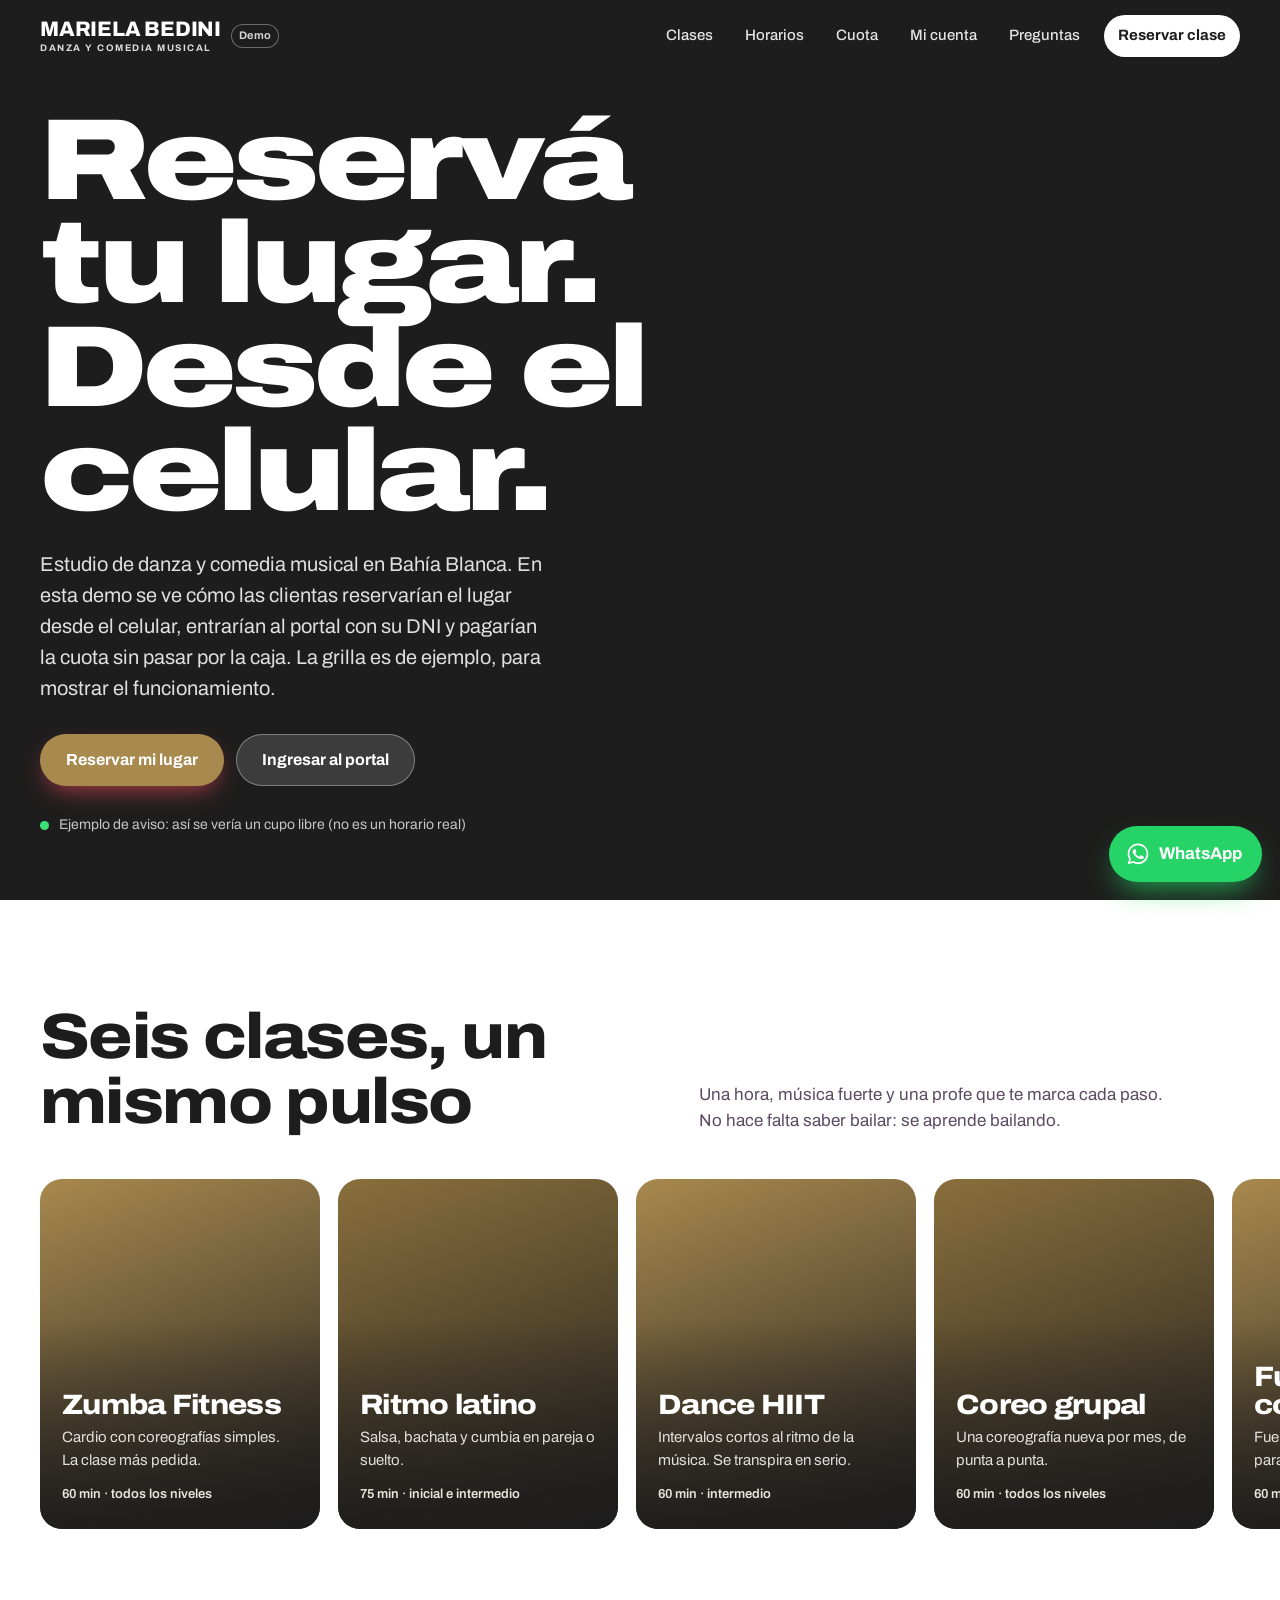
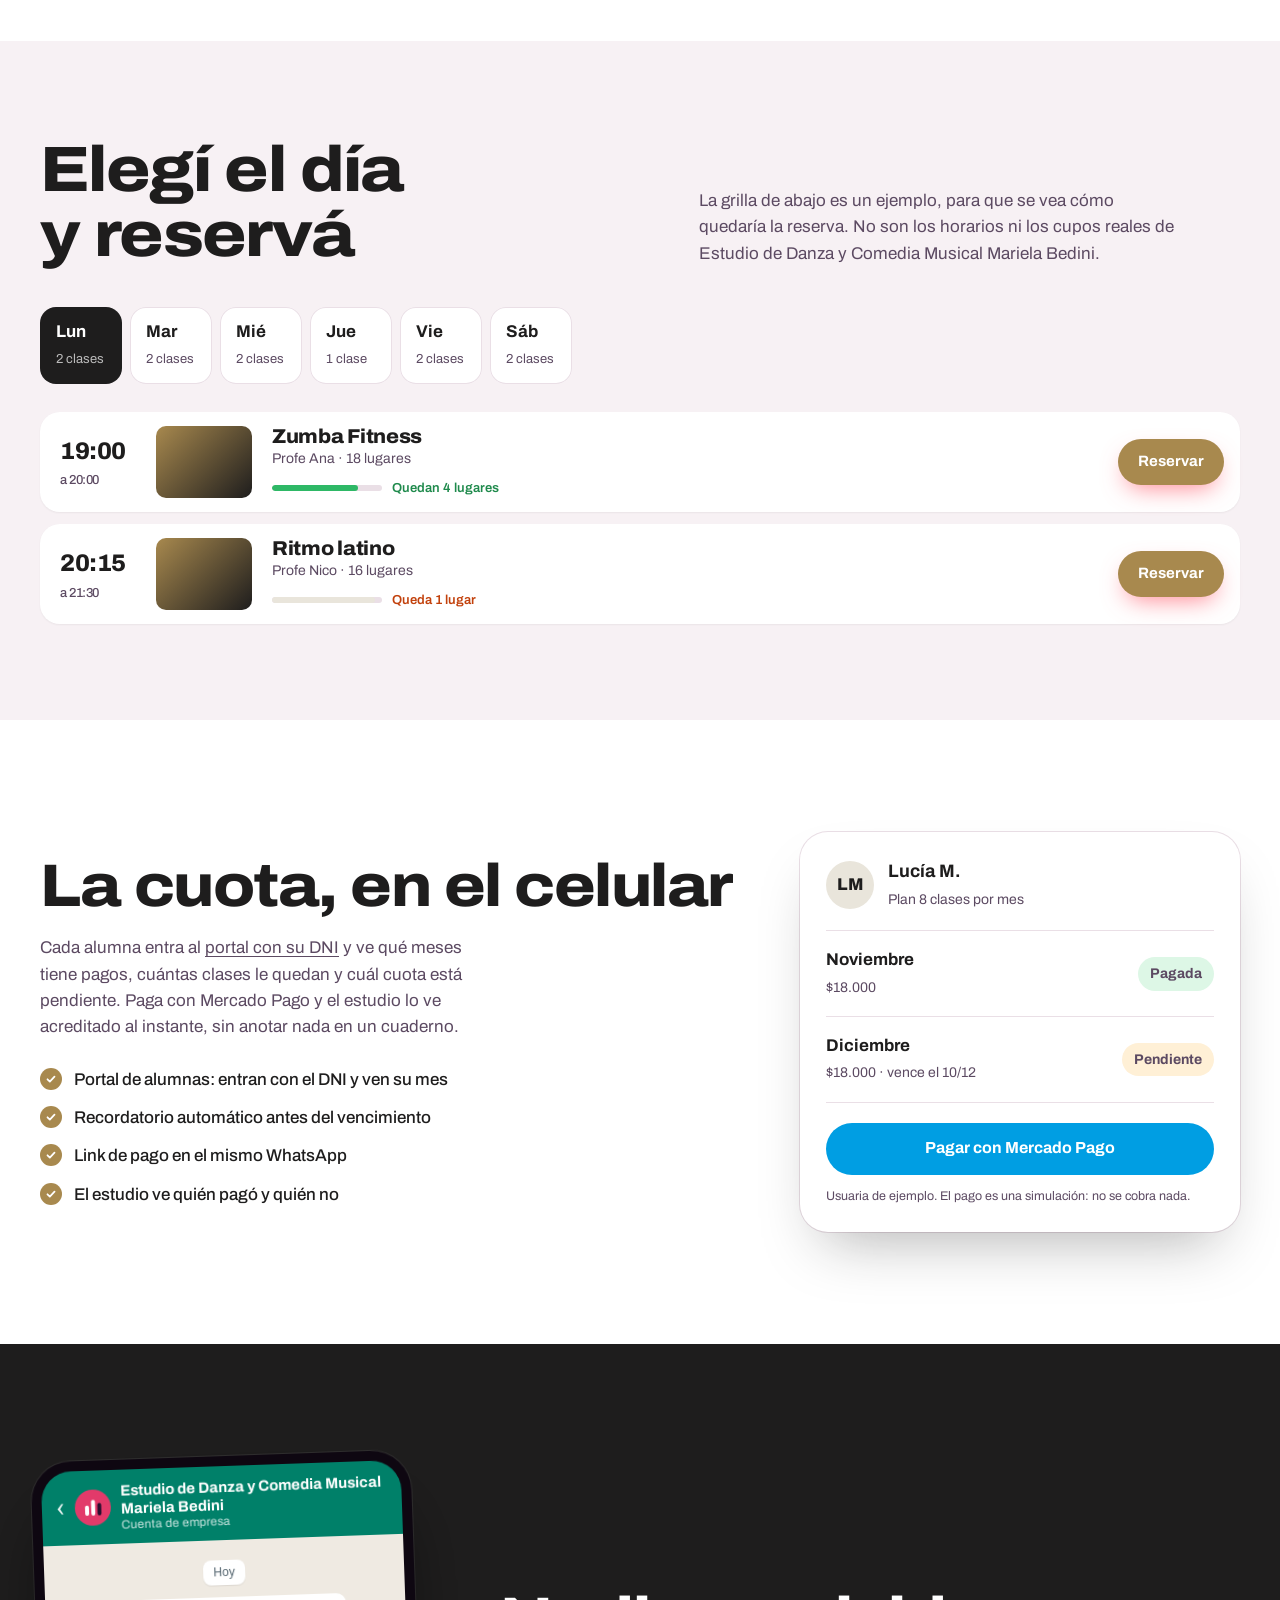
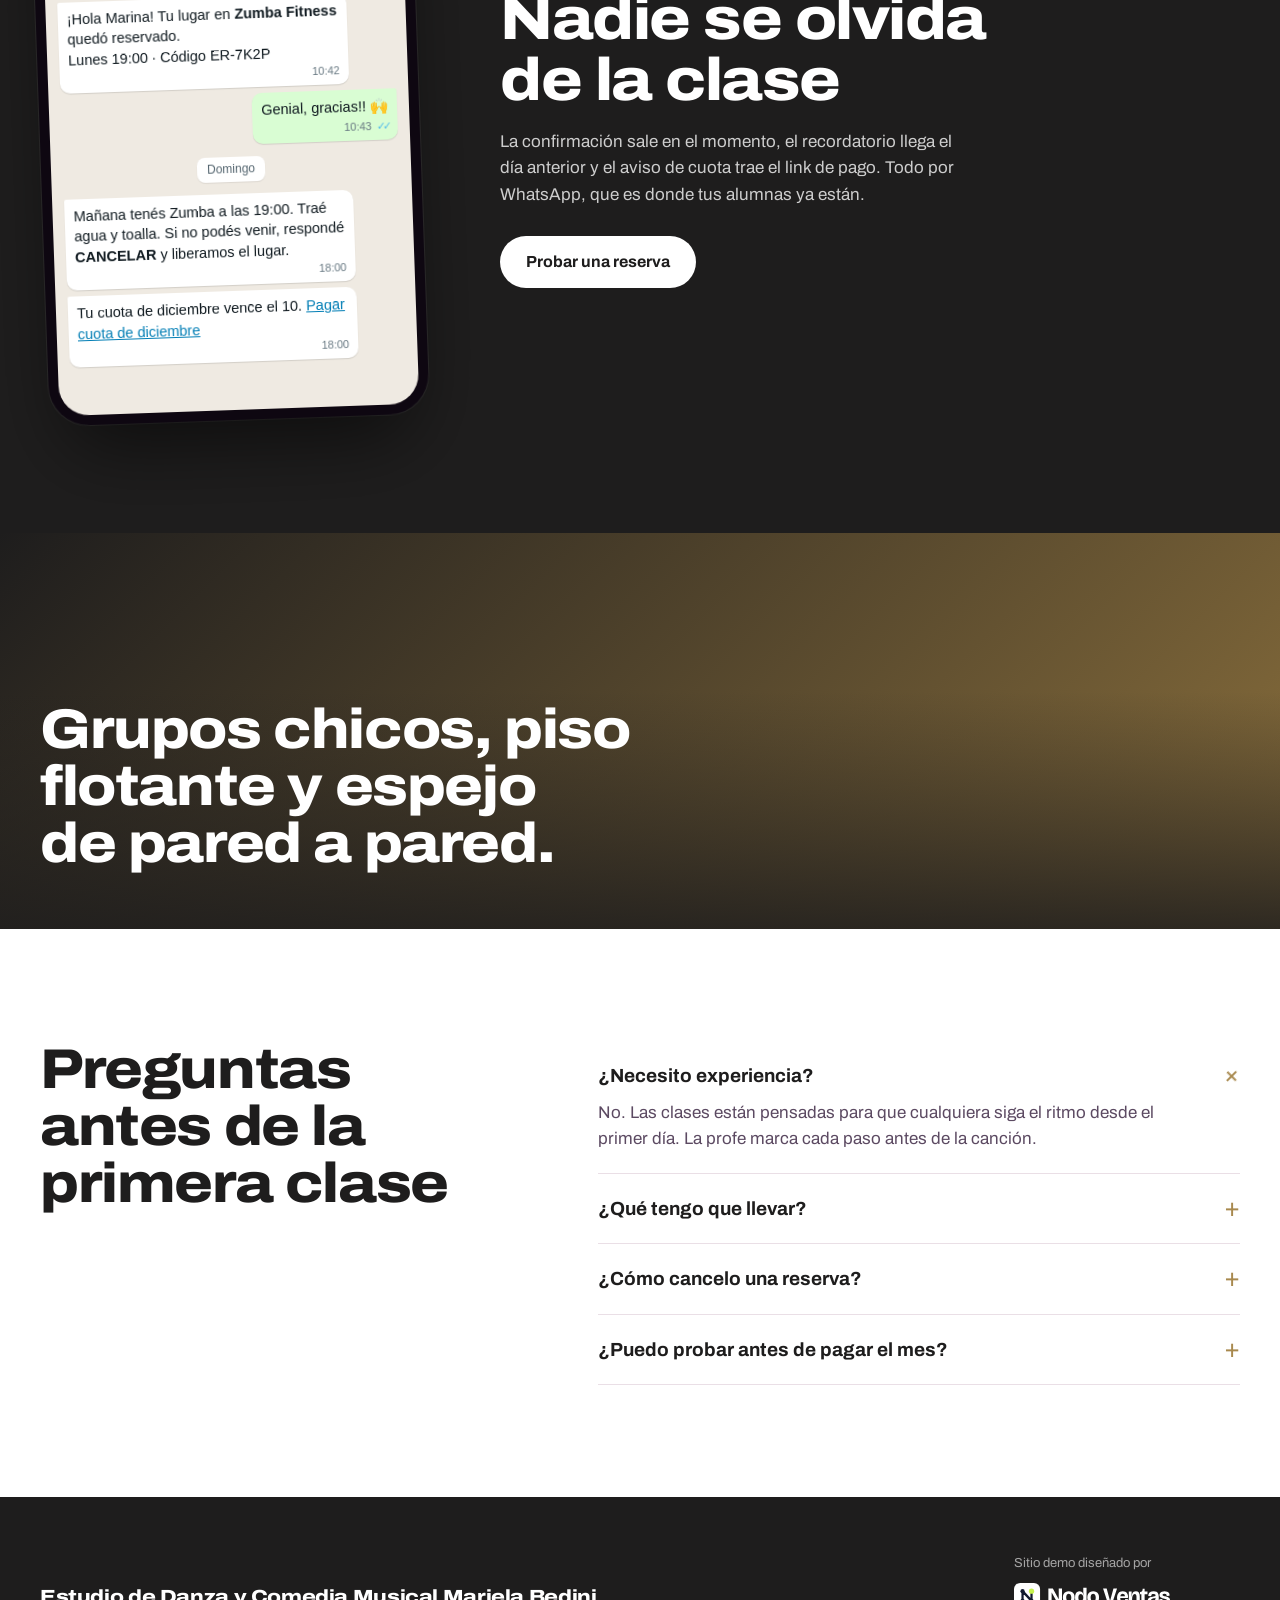
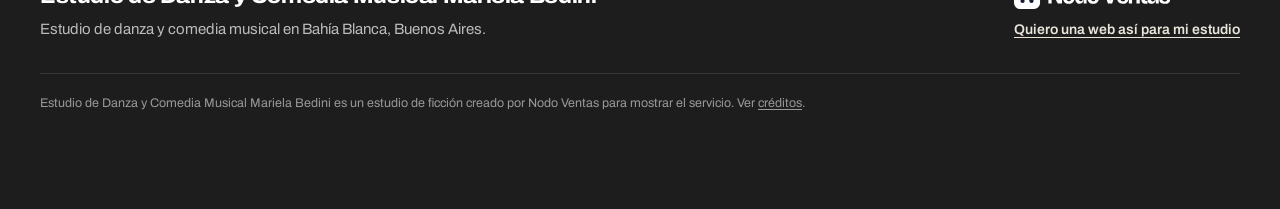
<file: index.html>
<!DOCTYPE html>
<html lang="es-AR">
<head>
  <meta charset="utf-8">
  <meta name="viewport" content="width=device-width, initial-scale=1, viewport-fit=cover">
  <title>Estudio de Danza y Comedia Musical Mariela Bedini · Bahía Blanca</title>
  <meta name="description" content="Demo de Nodo Ventas para Estudio de Danza y Comedia Musical Mariela Bedini, estudio de danza y comedia musical en Bahía Blanca: reserva desde el celular, portal y cuota. Horarios y precios de ejemplo.">
  <meta name="robots" content="noindex, nofollow">
  <meta name="theme-color" content="#2A1030">
  <link rel="icon" href="favicon.svg" type="image/svg+xml">
  <link rel="preconnect" href="https://fonts.googleapis.com">
  <link rel="preconnect" href="https://fonts.gstatic.com" crossorigin>
  <link href="https://fonts.googleapis.com/css2?family=Archivo:wdth,wght@62..125,400..900&display=swap" rel="stylesheet">
  <link rel="stylesheet" href="styles.css">
</head>
<body>
  <a class="skip" href="#contenido">Saltar al contenido</a>

  <header class="site-header" id="top">
    <div class="wrap header-inner">
      <a class="brand" href="#inicio" aria-label="Estudio de Danza y Comedia Musical Mariela Bedini, inicio">
        <span class="brand-wordmark" aria-hidden="true"><span class="wm-name">Mariela Bedini</span><span class="wm-sub">Danza y Comedia Musical</span></span>
      </a>
      <a class="demo-tag" href="oferta/" title="Sitio demo hecho por Nodo Ventas">Demo</a>
      <button class="menu-btn" type="button" aria-expanded="false" aria-controls="nav" aria-label="Abrir menú"><span></span><span></span></button>
      <nav class="nav" id="nav">
        <a href="#clases">Clases</a>
        <a href="#horarios">Horarios</a>
        <a href="#cuota">Cuota</a>
        <a href="mi-cuenta/">Mi cuenta</a>
        <a href="#preguntas">Preguntas</a>
        <a class="nav-cta" href="#horarios">Reservar clase</a>
      </nav>
    </div>
  </header>

  <main id="contenido">
    <section class="hero" id="inicio">
      
      <div class="hero-shade" aria-hidden="true"></div>
      <div class="wrap hero-inner">
        <div class="hero-copy">
        <h1 class="hero-title"><span>Reservá tu lugar.</span> <span>Desde el celular.</span></h1>
        <p class="hero-lead">Estudio de danza y comedia musical en Bahía Blanca. En esta demo se ve cómo las clientas reservarían el lugar desde el celular, entrarían al portal con su DNI y pagarían la cuota sin pasar por la caja. La grilla es de ejemplo, para mostrar el funcionamiento.</p>
        <div class="hero-actions">
          <a class="btn btn-coral" href="#horarios">Reservar mi lugar</a>
          <a class="btn btn-glass" href="mi-cuenta/">Ingresar al portal</a>
        </div>
        <p class="hero-meta"><span class="live-dot" aria-hidden="true"></span> Ejemplo de aviso: así se vería un cupo libre (no es un horario real)</p>
        </div>
      </div>
    </section>

    <section class="clases" id="clases" aria-labelledby="clases-title">
      <div class="wrap section-head">
        <h2 id="clases-title">Seis clases, un mismo pulso</h2>
        <p>Una hora, música fuerte y una profe que te marca cada paso. No hace falta saber bailar: se aprende bailando.</p>
      </div>
      <div class="rail" tabindex="0" aria-label="Clases del estudio">
        <article class="class-tile">
          <div class="tile-copy"><h3>Zumba Fitness</h3><p>Cardio con coreografías simples. La clase más pedida.</p><span class="tile-meta">60 min · todos los niveles</span></div>
        </article>
        <article class="class-tile">
          <div class="tile-copy"><h3>Ritmo latino</h3><p>Salsa, bachata y cumbia en pareja o suelto.</p><span class="tile-meta">75 min · inicial e intermedio</span></div>
        </article>
        <article class="class-tile">
          <div class="tile-copy"><h3>Dance HIIT</h3><p>Intervalos cortos al ritmo de la música. Se transpira en serio.</p><span class="tile-meta">60 min · intermedio</span></div>
        </article>
        <article class="class-tile">
          <div class="tile-copy"><h3>Coreo grupal</h3><p>Una coreografía nueva por mes, de punta a punta.</p><span class="tile-meta">60 min · todos los niveles</span></div>
        </article>
        <article class="class-tile">
          <div class="tile-copy"><h3>Funcional con ritmo</h3><p>Fuerza y saltos con música. Ideal para complementar.</p><span class="tile-meta">60 min · todos los niveles</span></div>
        </article>
        <article class="class-tile">
          <div class="tile-copy"><h3>Stretch &amp; mobility</h3><p>Elongación y movilidad para cerrar la semana.</p><span class="tile-meta">45 min · suave</span></div>
        </article>
      </div>
    </section>

    <section class="horarios" id="horarios" aria-labelledby="horarios-title">
      <div class="wrap">
        <div class="section-head">
          <h2 id="horarios-title">Elegí el día y reservá</h2>
          <p>La grilla de abajo es un ejemplo, para que se vea cómo quedaría la reserva. No son los horarios ni los cupos reales de Estudio de Danza y Comedia Musical Mariela Bedini.</p>
        </div>
        <div class="days" role="tablist" aria-label="Día de la semana" id="days"></div>
        <div class="schedule" id="schedule" role="tabpanel" aria-live="polite"></div>
      </div>
    </section>

    <section class="cuota" id="cuota" aria-labelledby="cuota-title">
      <div class="wrap cuota-grid">
        <div class="cuota-copy">
          <h2 id="cuota-title">La cuota, en el celular</h2>
          <p>Cada alumna entra al <a href="mi-cuenta/">portal con su DNI</a> y ve qué meses tiene pagos, cuántas clases le quedan y cuál cuota está pendiente. Paga con Mercado Pago y el estudio lo ve acreditado al instante, sin anotar nada en un cuaderno.</p>
          <ul class="ticks">
            <li>Portal de alumnas: entran con el DNI y ven su mes</li>
            <li>Recordatorio automático antes del vencimiento</li>
            <li>Link de pago en el mismo WhatsApp</li>
            <li>El estudio ve quién pagó y quién no</li>
          </ul>
        </div>
        <div class="account" aria-label="Cuenta de alumna de ejemplo">
          <div class="account-head">
            <div class="avatar" aria-hidden="true">LM</div>
            <div><strong>Lucía M.</strong><span>Plan 8 clases por mes</span></div>
          </div>
          <div class="fee-row"><div><strong>Noviembre</strong><span>$18.000</span></div><span class="badge badge-ok">Pagada</span></div>
          <div class="fee-row" id="fee-dic"><div><strong>Diciembre</strong><span>$18.000 · vence el 10/12</span></div><span class="badge badge-pend" id="badge-dic">Pendiente</span></div>
          <button class="btn btn-mp" type="button" id="btn-mp">Pagar con Mercado Pago</button>
          <p class="fine-print">Usuaria de ejemplo. El pago es una simulación: no se cobra nada.</p>
        </div>
      </div>
    </section>

    <section class="avisos" aria-labelledby="avisos-title">
      <div class="wrap avisos-grid">
        <div class="phone" aria-hidden="true">
          <div class="wa-top"><span class="wa-back">‹</span><span class="wa-ava"><svg viewBox="0 0 64 64"><rect width="64" height="64" rx="32" fill="#E23A6A"/><rect x="18" y="28" width="7" height="18" rx="3.5" fill="#fff"/><rect x="29" y="18" width="7" height="28" rx="3.5" fill="#fff"/><rect x="40" y="24" width="7" height="22" rx="3.5" fill="#2A1030"/></svg></span><span class="wa-name"><b>Estudio de Danza y Comedia Musical Mariela Bedini</b><small>Cuenta de empresa</small></span></div>
          <div class="wa-body">
            <div class="wa-day">Hoy</div>
            <div class="bubble in"><p>¡Hola Marina! Tu lugar en <b>Zumba Fitness</b> quedó reservado.<br>Lunes 19:00 · Código ER-7K2P</p><time>10:42</time></div>
            <div class="bubble out"><p>Genial, gracias!! 🙌</p><time>10:43 <span class="ticks-blue">✓✓</span></time></div>
            <div class="wa-day">Domingo</div>
            <div class="bubble in"><p>Mañana tenés Zumba a las 19:00. Traé agua y toalla. Si no podés venir, respondé <b>CANCELAR</b> y liberamos el lugar.</p><time>18:00</time></div>
            <div class="bubble in"><p>Tu cuota de diciembre vence el 10. <span class="wa-link">Pagar cuota de diciembre</span></p><time>18:00</time></div>
          </div>
        </div>
        <div class="avisos-copy">
          <h2 id="avisos-title">Nadie se olvida de la clase</h2>
          <p>La confirmación sale en el momento, el recordatorio llega el día anterior y el aviso de cuota trae el link de pago. Todo por WhatsApp, que es donde tus alumnas ya están.</p>
          <a class="btn btn-ink" href="#horarios">Probar una reserva</a>
        </div>
      </div>
    </section>

    <section class="sala" aria-label="El estudio">
      <div class="wrap sala-copy">
        <h2>Grupos chicos, piso flotante y espejo de pared a pared.</h2>
      </div>
    </section>

    <section class="faq" id="preguntas" aria-labelledby="faq-title">
      <div class="wrap faq-grid">
        <h2 id="faq-title">Preguntas antes de la primera clase</h2>
        <div>
          <details open><summary>¿Necesito experiencia?</summary><p>No. Las clases están pensadas para que cualquiera siga el ritmo desde el primer día. La profe marca cada paso antes de la canción.</p></details>
          <details><summary>¿Qué tengo que llevar?</summary><p>Zapatillas cómodas, ropa para moverte, agua y una toalla chica. Las colchonetas las pone el estudio.</p></details>
          <details><summary>¿Cómo cancelo una reserva?</summary><p>Respondé CANCELAR al WhatsApp de confirmación hasta 2 horas antes. El lugar se libera para otra alumna.</p></details>
          <details><summary>¿Puedo probar antes de pagar el mes?</summary><p>Sí, la primera clase es de prueba. Reservala como cualquier otra y avisanos que es tu primera vez.</p></details>
        </div>
      </div>
    </section>
  </main>

  <footer class="site-footer">
    <div class="wrap footer-grid">
      <div class="footer-brand">
        <span class="brand-name">Estudio de Danza y Comedia Musical Mariela Bedini</span>
        <p>Estudio de danza y comedia musical en Bahía Blanca, Buenos Aires.</p>
      </div>
      <div class="made-by">
        <span>Sitio demo diseñado por</span>
        <a href="oferta/" aria-label="Nodo Ventas, ver la oferta"><img src="img/nodo/nodo-ventas-logo-blanco.svg" alt="Nodo Ventas" width="150" height="25"></a>
        <a class="made-link" href="oferta/">Quiero una web así para mi estudio</a>
      </div>
    </div>
    <p class="wrap legal">Estudio de Danza y Comedia Musical Mariela Bedini es un estudio de ficción creado por Nodo Ventas para mostrar el servicio. Ver <a href="CREDITS.md">créditos</a>.</p>
  </footer>

  <a class="wa-float" href="https://wa.me/5491100000000?text=Hola%21%20Quiero%20reservar%20una%20clase%20de%20prueba" id="btn-wa" target="_blank" rel="noopener" aria-label="Escribir por WhatsApp">
    <svg viewBox="0 0 32 32" aria-hidden="true"><path fill="currentColor" d="M16 3C9 3 3.3 8.6 3.3 15.6c0 2.4.7 4.7 1.9 6.7L3 29l6.9-2.1c1.9 1 4 1.6 6.1 1.6 7 0 12.7-5.6 12.7-12.6S23 3 16 3zm0 23.2c-1.9 0-3.8-.5-5.4-1.5l-.4-.2-4.1 1.2 1.2-4-.3-.4a10.4 10.4 0 0 1-1.6-5.6C5.4 9.9 10.1 5.3 16 5.3s10.6 4.6 10.6 10.3S21.9 26.2 16 26.2zm5.8-7.7c-.3-.2-1.9-.9-2.2-1-.3-.1-.5-.2-.7.2-.2.3-.8 1-1 1.2-.2.2-.4.2-.7.1-.3-.2-1.3-.5-2.5-1.6-.9-.8-1.6-1.8-1.7-2.1-.2-.3 0-.5.1-.6l.5-.6c.2-.2.2-.3.3-.6.1-.2 0-.4 0-.6l-1-2.4c-.3-.6-.5-.5-.7-.5h-.6c-.2 0-.6.1-.9.4-.3.3-1.2 1.1-1.2 2.7s1.2 3.2 1.4 3.4c.2.2 2.4 3.6 5.8 5 2.9 1.1 3.4.9 4 .8.6-.1 1.9-.8 2.2-1.5.3-.8.3-1.4.2-1.5-.1-.2-.3-.3-.6-.4z"/></svg>
    <span>WhatsApp</span>
  </a>

  <div class="modal" id="modal-reserva" hidden>
    <div class="sheet" role="dialog" aria-modal="true" aria-labelledby="reserva-titulo">
      <button class="sheet-x" type="button" data-close aria-label="Cerrar">×</button>
      <div id="reserva-form">
        <h2 id="reserva-titulo">Reservar lugar</h2>
        <p class="class-resume" id="reserva-resumen"></p>
        <label for="nombre">Tu nombre</label>
        <input id="nombre" name="nombre" autocomplete="name" required placeholder="Marina López">
        <label for="whatsapp">Tu WhatsApp</label>
        <input id="whatsapp" name="whatsapp" inputmode="tel" autocomplete="tel" required placeholder="362 455-0000">
        <button class="btn btn-coral btn-block" type="button" id="btn-confirmar">Confirmar reserva</button>
        <p class="fine-print">Demo: los datos quedan solo en este celular y no se envía ningún mensaje.</p>
      </div>
      <div id="reserva-ok" hidden>
        <div class="ok-head">
          <span class="ok-check" aria-hidden="true"><svg viewBox="0 0 24 24"><path d="M5 12.5l4.2 4.2L19 7" fill="none" stroke="currentColor" stroke-width="2.6" stroke-linecap="round" stroke-linejoin="round"/></svg></span>
          <div><h2>Lugar reservado</h2><p class="class-resume" id="ok-resumen"></p></div>
        </div>
        <p class="wa-label">Este WhatsApp le llega a la alumna:</p>
        <div class="wa-mini">
          <div class="wa-top"><span class="wa-ava"><svg viewBox="0 0 64 64"><rect width="64" height="64" rx="32" fill="#E23A6A"/><rect x="18" y="28" width="7" height="18" rx="3.5" fill="#fff"/><rect x="29" y="18" width="7" height="28" rx="3.5" fill="#fff"/><rect x="40" y="24" width="7" height="22" rx="3.5" fill="#2A1030"/></svg></span><span class="wa-name"><b>Estudio de Danza y Comedia Musical Mariela Bedini</b><small>en línea</small></span></div>
          <div class="wa-body"><div class="bubble in" id="ok-wa"></div></div>
        </div>
        <button class="btn btn-ink btn-block" type="button" data-close>Listo</button>
      </div>
    </div>
  </div>

  <div class="modal" id="modal-pago" hidden>
    <div class="sheet" role="dialog" aria-modal="true" aria-labelledby="pago-titulo">
      <button class="sheet-x" type="button" data-close aria-label="Cerrar">×</button>
      <div id="pago-form">
        <h2 id="pago-titulo">Cuota de diciembre</h2>
        <p class="pay-amount">$18.000</p>
        <p class="class-resume">Plan 8 clases · Estudio de Danza y Comedia Musical Mariela Bedini</p>
        <fieldset class="pay-methods">
          <legend>Medio de pago</legend>
          <label><input type="radio" name="pm" checked> Dinero en cuenta de Mercado Pago</label>
          <label><input type="radio" name="pm"> Tarjeta de débito o crédito</label>
        </fieldset>
        <button class="btn btn-mp btn-block" type="button" id="btn-pagar">Pagar $18.000</button>
        <p class="fine-print">Simulación de demo: no se abre un checkout real ni se cobra nada.</p>
      </div>
      <div id="pago-ok" hidden>
        <div class="ok-head">
          <span class="ok-check" aria-hidden="true"><svg viewBox="0 0 24 24"><path d="M5 12.5l4.2 4.2L19 7" fill="none" stroke="currentColor" stroke-width="2.6" stroke-linecap="round" stroke-linejoin="round"/></svg></span>
          <div><h2>Pago aprobado</h2><p class="class-resume">Diciembre quedó acreditado en tu cuenta.</p></div>
        </div>
        <button class="btn btn-ink btn-block" type="button" data-close>Volver</button>
      </div>
    </div>
  </div>

  <script src="app.js"></script>
</body>
</html>
</file>
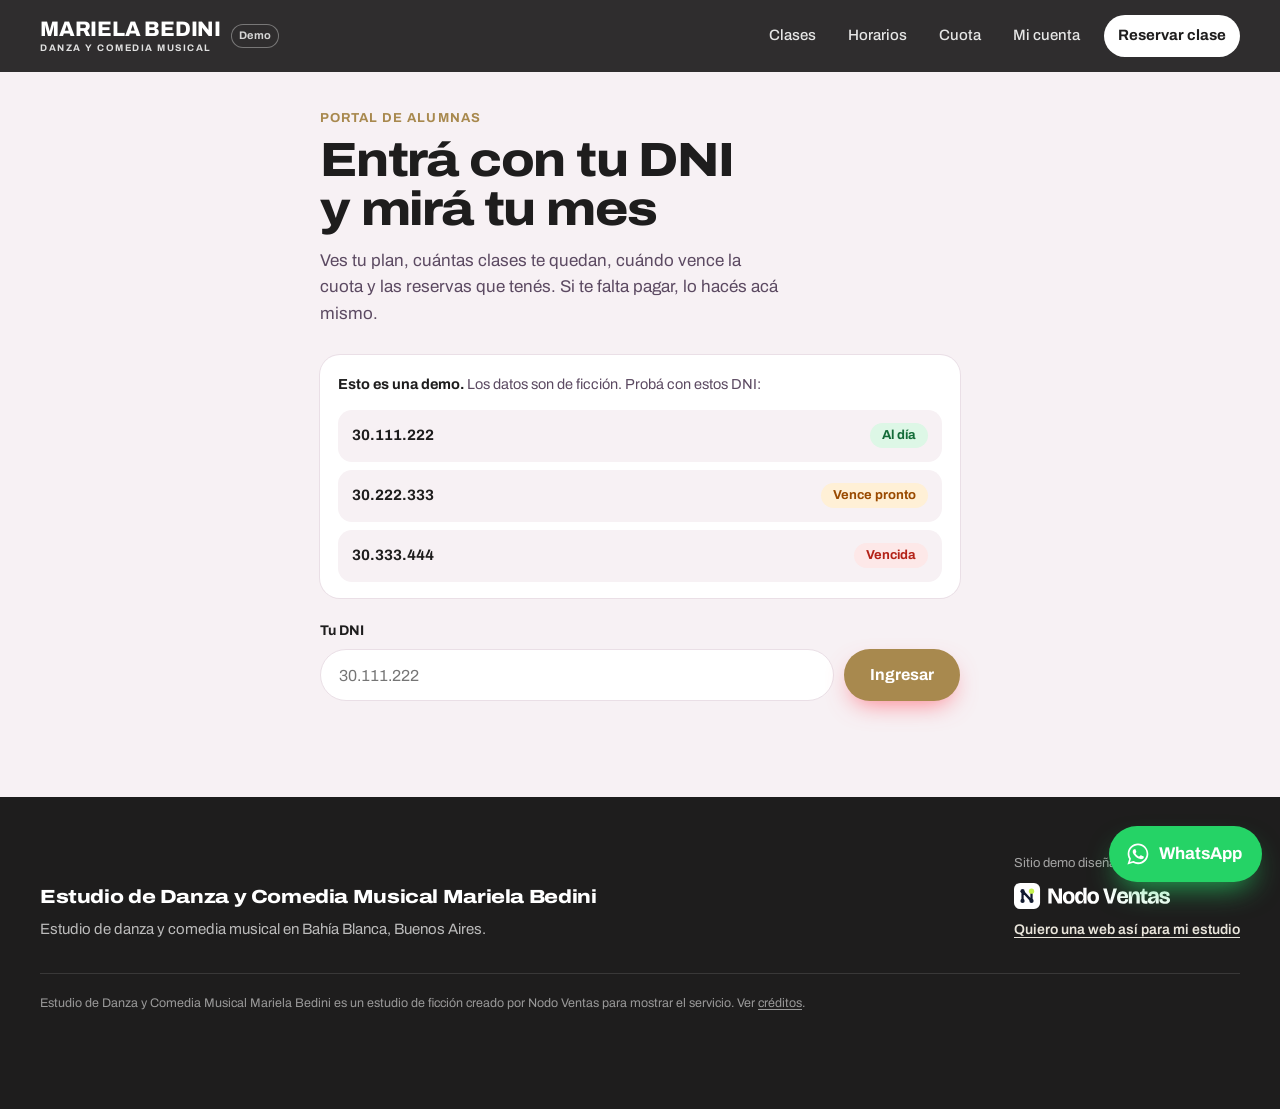
<file: mi-cuenta/index.html>
<!DOCTYPE html>
<html lang="es-AR">
<head>
  <meta charset="utf-8">
  <meta name="viewport" content="width=device-width, initial-scale=1, viewport-fit=cover">
  <title>Portal de alumnas · Estudio de Danza y Comedia Musical Mariela Bedini</title>
  <meta name="description" content="Entrá con tu DNI y mirá tu plan, cuántas clases te quedan, cuándo vence la cuota y tus reservas. Sitio demo creado por Nodo Ventas.">
  <meta name="robots" content="noindex, nofollow">
  <meta name="theme-color" content="#2A1030">
  <link rel="icon" href="../favicon.svg" type="image/svg+xml">
  <link rel="preconnect" href="https://fonts.googleapis.com">
  <link rel="preconnect" href="https://fonts.gstatic.com" crossorigin>
  <link href="https://fonts.googleapis.com/css2?family=Archivo:wdth,wght@62..125,400..900&display=swap" rel="stylesheet">
  <link rel="stylesheet" href="../styles.css">
  <link rel="stylesheet" href="portal.css">
</head>
<body class="subpage">
  <a class="skip" href="#contenido">Saltar al contenido</a>

  <header class="site-header solid" id="top">
    <div class="wrap header-inner">
      <a class="brand" href="../" aria-label="Estudio de Danza y Comedia Musical Mariela Bedini, inicio">
        <span class="brand-wordmark" aria-hidden="true"><span class="wm-name">Mariela Bedini</span><span class="wm-sub">Danza y Comedia Musical</span></span>
      </a>
      <a class="demo-tag" href="../oferta/" title="Sitio demo hecho por Nodo Ventas">Demo</a>
      <button class="menu-btn" type="button" aria-expanded="false" aria-controls="nav" aria-label="Abrir menú"><span></span><span></span></button>
      <nav class="nav" id="nav">
        <a href="../#clases">Clases</a>
        <a href="../#horarios">Horarios</a>
        <a href="../#cuota">Cuota</a>
        <a href="./" aria-current="page">Mi cuenta</a>
        <a class="nav-cta" href="../#horarios">Reservar clase</a>
      </nav>
    </div>
  </header>

  <main id="contenido" class="portal">
    <div class="wrap portal-wrap">
      <p class="portal-kicker">Portal de alumnas</p>
      <h1>Entrá con tu DNI y mirá tu mes</h1>
      <p class="portal-lead">Ves tu plan, cuántas clases te quedan, cuándo vence la cuota y las reservas que tenés. Si te falta pagar, lo hacés acá mismo.</p>

      <aside class="demo-banner" aria-label="Datos de la demo">
        <p><strong>Esto es una demo.</strong> Los datos son de ficción. Probá con estos DNI:</p>
        <div class="dni-hints">
          <button type="button" class="hint" data-dni="30111222">30.111.222 <span class="badge badge-ok">Al día</span></button>
          <button type="button" class="hint" data-dni="30222333">30.222.333 <span class="badge badge-pend">Vence pronto</span></button>
          <button type="button" class="hint" data-dni="30333444">30.333.444 <span class="badge badge-late">Vencida</span></button>
        </div>
      </aside>

      <form id="login-form" class="dni-form">
        <label for="dni">Tu DNI</label>
        <div class="dni-row">
          <input id="dni" name="dni" inputmode="numeric" autocomplete="off" required placeholder="30.111.222" aria-describedby="dni-error">
          <button class="btn btn-coral" type="submit">Ingresar</button>
        </div>
        <p class="form-error" id="dni-error" hidden>No encontramos ese DNI. En la demo usá uno de los tres de arriba.</p>
      </form>

      <section id="account-panel" class="account portal-account" hidden aria-live="polite"></section>
    </div>
  </main>

  <footer class="site-footer">
    <div class="wrap footer-grid">
      <div class="footer-brand">
        <span class="brand-name">Estudio de Danza y Comedia Musical Mariela Bedini</span>
        <p>Estudio de danza y comedia musical en Bahía Blanca, Buenos Aires.</p>
      </div>
      <div class="made-by">
        <span>Sitio demo diseñado por</span>
        <a href="../oferta/" aria-label="Nodo Ventas, ver la oferta"><img src="../img/nodo/nodo-ventas-logo-blanco.svg" alt="Nodo Ventas" width="150" height="25"></a>
        <a class="made-link" href="../oferta/">Quiero una web así para mi estudio</a>
      </div>
    </div>
    <p class="wrap legal">Estudio de Danza y Comedia Musical Mariela Bedini es un estudio de ficción creado por Nodo Ventas para mostrar el servicio. Ver <a href="../CREDITS.md">créditos</a>.</p>
  </footer>

  <a class="wa-float" href="https://wa.me/5491100000000?text=Hola%21%20Quiero%20reservar%20una%20clase%20de%20prueba" target="_blank" rel="noopener" aria-label="Escribir por WhatsApp">
    <svg viewBox="0 0 32 32" aria-hidden="true"><path fill="currentColor" d="M16 3C9 3 3.3 8.6 3.3 15.6c0 2.4.7 4.7 1.9 6.7L3 29l6.9-2.1c1.9 1 4 1.6 6.1 1.6 7 0 12.7-5.6 12.7-12.6S23 3 16 3zm0 23.2c-1.9 0-3.8-.5-5.4-1.5l-.4-.2-4.1 1.2 1.2-4-.3-.4a10.4 10.4 0 0 1-1.6-5.6C5.4 9.9 10.1 5.3 16 5.3s10.6 4.6 10.6 10.3S21.9 26.2 16 26.2zm5.8-7.7c-.3-.2-1.9-.9-2.2-1-.3-.1-.5-.2-.7.2-.2.3-.8 1-1 1.2-.2.2-.4.2-.7.1-.3-.2-1.3-.5-2.5-1.6-.9-.8-1.6-1.8-1.7-2.1-.2-.3 0-.5.1-.6l.5-.6c.2-.2.2-.3.3-.6.1-.2 0-.4 0-.6l-1-2.4c-.3-.6-.5-.5-.7-.5h-.6c-.2 0-.6.1-.9.4-.3.3-1.2 1.1-1.2 2.7s1.2 3.2 1.4 3.4c.2.2 2.4 3.6 5.8 5 2.9 1.1 3.4.9 4 .8.6-.1 1.9-.8 2.2-1.5.3-.8.3-1.4.2-1.5-.1-.2-.3-.3-.6-.4z"/></svg>
    <span>WhatsApp</span>
  </a>

  <div class="modal" id="modal-pago" hidden>
    <div class="sheet" role="dialog" aria-modal="true" aria-labelledby="pago-titulo">
      <button class="sheet-x" type="button" data-close aria-label="Cerrar">×</button>
      <div id="pago-form">
        <h2 id="pago-titulo">Cuota de noviembre</h2>
        <p class="pay-amount">$18.000</p>
        <p class="class-resume" id="pago-resumen">Plan 8 clases · Estudio de Danza y Comedia Musical Mariela Bedini</p>
        <fieldset class="pay-methods">
          <legend>Medio de pago</legend>
          <label><input type="radio" name="pm" checked> Dinero en cuenta de Mercado Pago</label>
          <label><input type="radio" name="pm"> Tarjeta de débito o crédito</label>
        </fieldset>
        <button class="btn btn-mp btn-block" type="button" id="btn-pagar">Pagar $18.000</button>
        <p class="fine-print">Simulación de demo: no se abre un checkout real ni se cobra nada.</p>
      </div>
      <div id="pago-ok" hidden>
        <div class="ok-head">
          <span class="ok-check" aria-hidden="true"><svg viewBox="0 0 24 24"><path d="M5 12.5l4.2 4.2L19 7" fill="none" stroke="currentColor" stroke-width="2.6" stroke-linecap="round" stroke-linejoin="round"/></svg></span>
          <div><h2>Pago aprobado</h2><p class="class-resume">La cuota quedó acreditada en tu cuenta.</p></div>
        </div>
        <button class="btn btn-ink btn-block" type="button" data-close>Volver</button>
      </div>
    </div>
  </div>

  <script src="portal.js"></script>
</body>
</html>
</file>
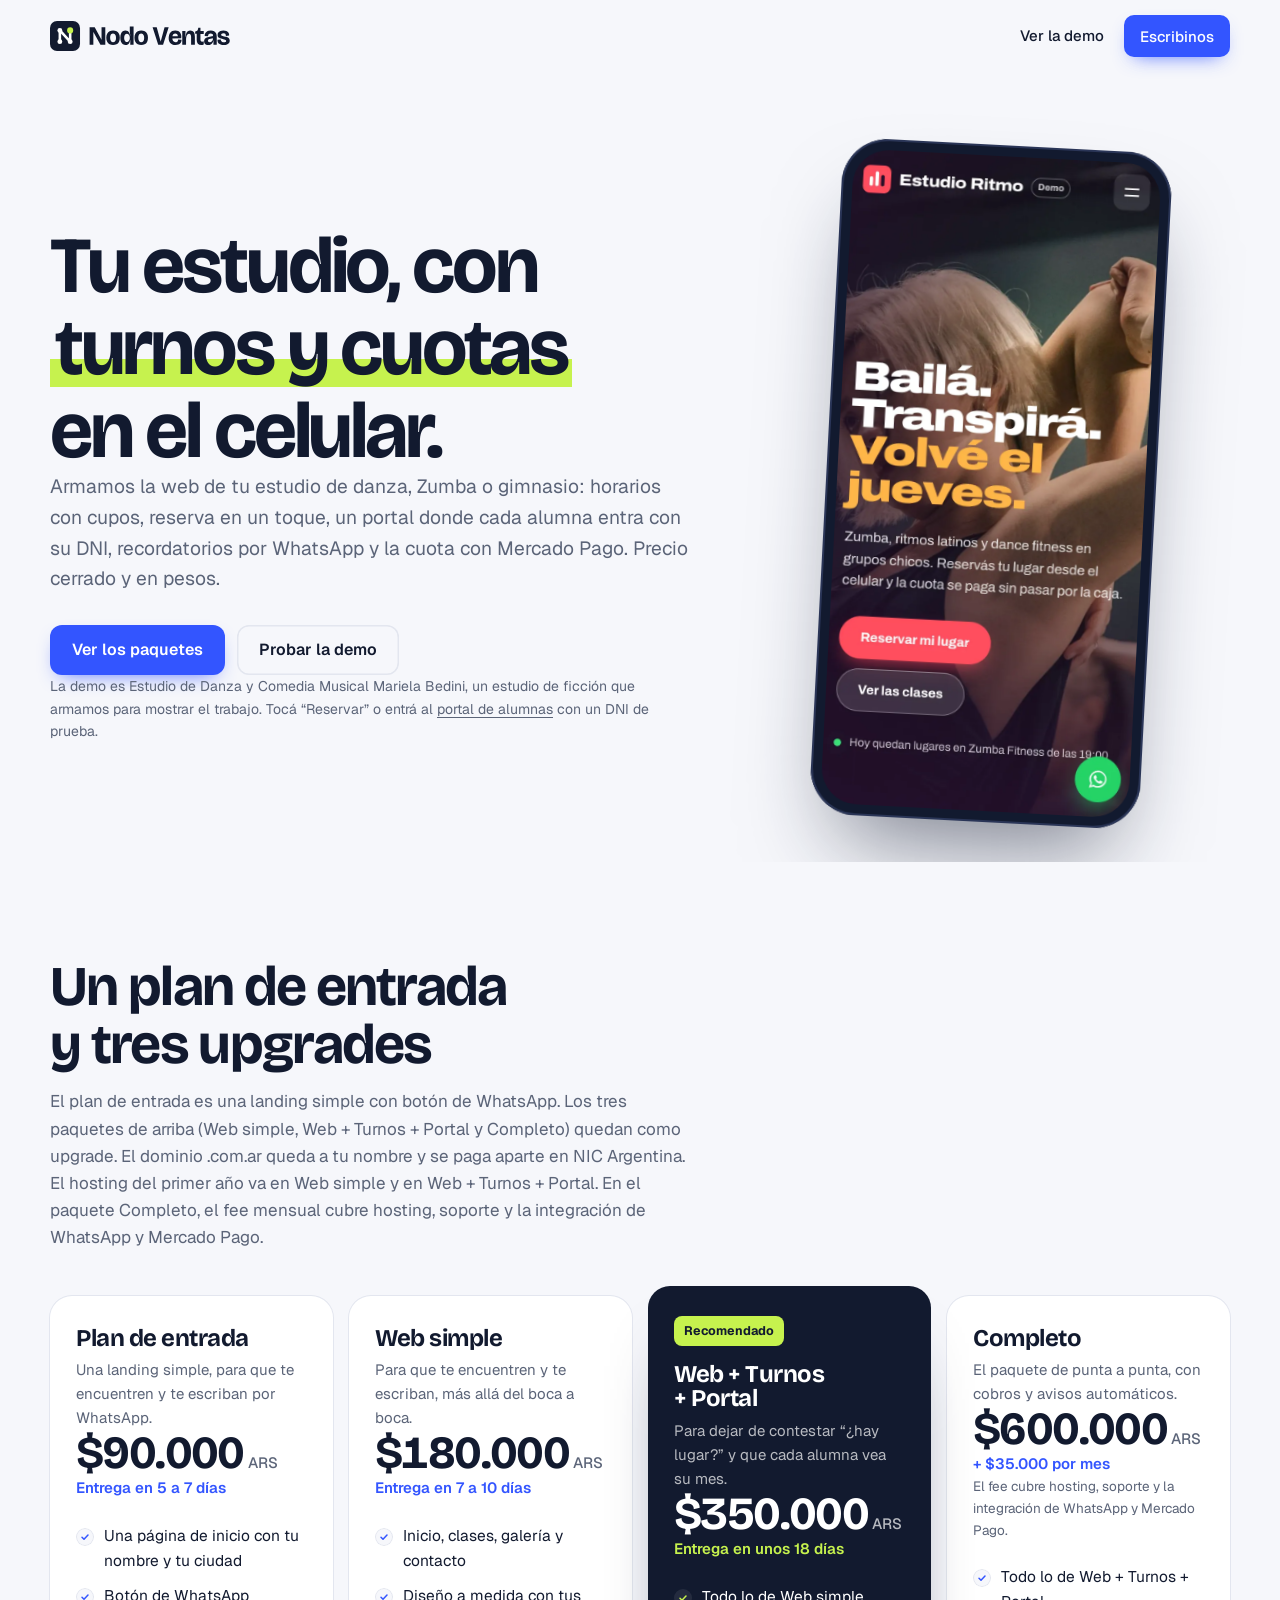
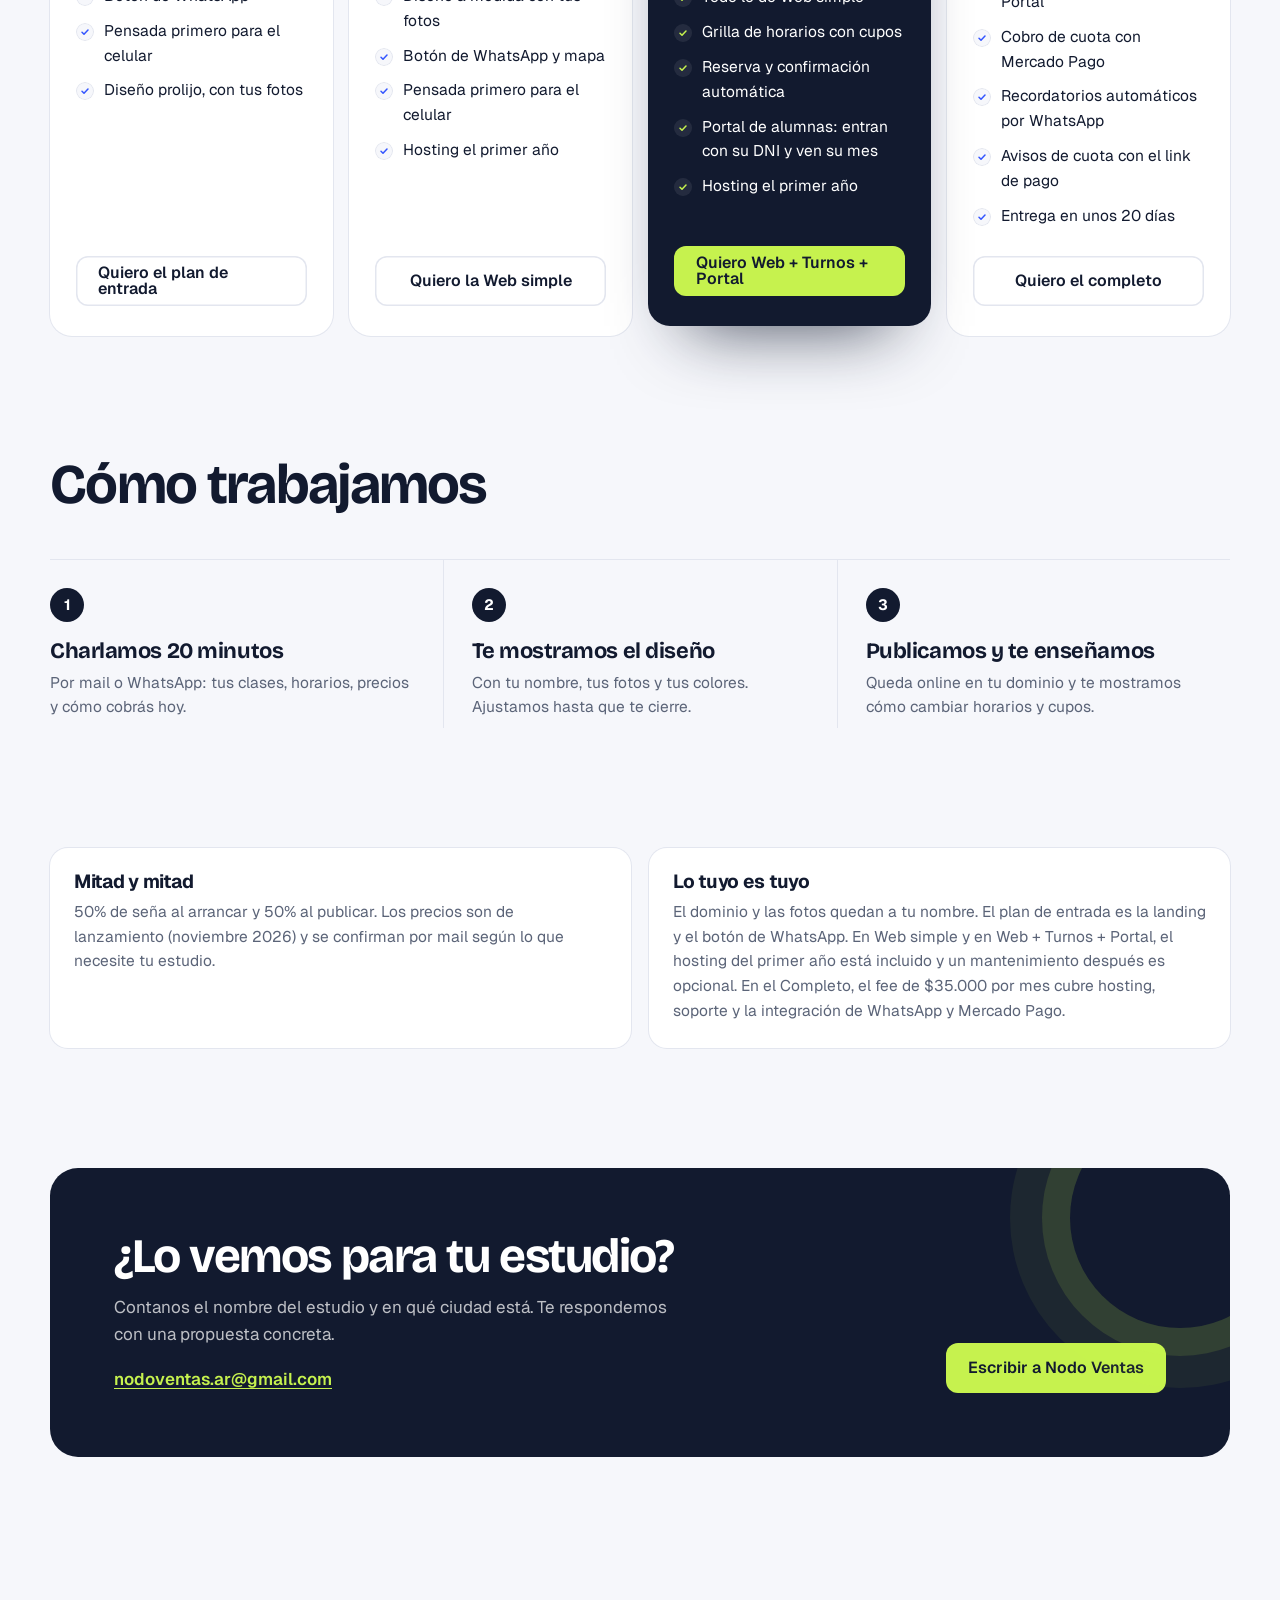
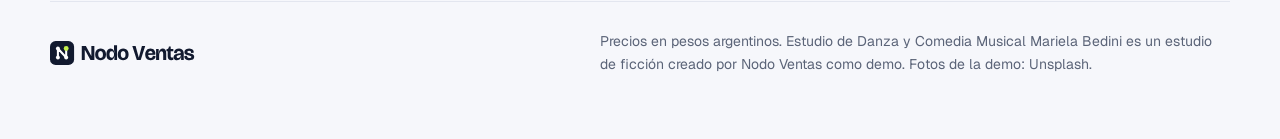
<file: oferta/index.html>
<!DOCTYPE html>
<html lang="es-AR">
<head>
  <meta charset="utf-8">
  <meta name="viewport" content="width=device-width, initial-scale=1">
  <title>Webs con turnos y cobros para estudios · Nodo Ventas</title>
  <meta name="description" content="Nodo Ventas arma webs para estudios de danza, Zumba, yoga, pilates, academias y centros de belleza: landing de entrada, horarios, reserva, portal de alumnas, recordatorios por WhatsApp y cuota con Mercado Pago.">
  <meta name="robots" content="noindex, nofollow">
  <meta name="theme-color" content="#F6F7FB">
  <link rel="icon" href="../img/nodo/favicon.svg" type="image/svg+xml">
  <link rel="preconnect" href="https://fonts.googleapis.com">
  <link rel="preconnect" href="https://fonts.gstatic.com" crossorigin>
  <link href="https://fonts.googleapis.com/css2?family=Bricolage+Grotesque:opsz,wght@12..96,600..800&family=Geist:wght@400..700&display=swap" rel="stylesheet">
  <link rel="stylesheet" href="../nodo.css">
</head>
<body class="nv">
  <header class="nv-header">
    <div class="nv-wrap">
      <a class="nv-logo" href="./"><img src="../img/nodo/nodo-ventas-logo.svg" alt="Nodo Ventas" width="182" height="30"></a>
      <nav class="nv-nav">
        <a class="nv-hide-sm" href="../">Ver la demo</a>
        <a class="nv-btn nv-btn-primary" href="mailto:nodoventas.ar@gmail.com?subject=Quiero%20una%20web%20para%20mi%20estudio">Escribinos</a>
      </nav>
    </div>
  </header>

  <main>
    <section class="nv-hero">
      <div class="nv-wrap">
        <div>
          <h1>Tu estudio, con <span class="nv-mark">turnos y cuotas</span> en el celular.</h1>
          <p class="nv-lead">Armamos la web de tu estudio de danza, Zumba o gimnasio: horarios con cupos, reserva en un toque, un portal donde cada alumna entra con su DNI, recordatorios por WhatsApp y la cuota con Mercado Pago. Precio cerrado y en pesos.</p>
          <div class="nv-cta-row">
            <a class="nv-btn nv-btn-primary" href="#paquetes">Ver los paquetes</a>
            <a class="nv-btn nv-btn-line" href="../">Probar la demo</a>
          </div>
          <p class="nv-note">La demo es Estudio de Danza y Comedia Musical Mariela Bedini, un estudio de ficción que armamos para mostrar el trabajo. Tocá “Reservar” o entrá al <a href="../mi-cuenta/">portal de alumnas</a> con un DNI de prueba.</p>
        </div>
        <div class="nv-device"><img src="../img/nodo/demo-movil.webp" alt="La demo de Estudio de Danza y Comedia Musical Mariela Bedini en un celular" width="390" height="800"></div>
      </div>
    </section>

    <section class="nv-section" id="paquetes">
      <div class="nv-wrap">
        <div class="nv-head">
          <h2>Un plan de entrada y tres upgrades</h2>
          <p>El plan de entrada es una landing simple con botón de WhatsApp. Los tres paquetes de arriba (Web simple, Web + Turnos + Portal y Completo) quedan como upgrade. El dominio .com.ar queda a tu nombre y se paga aparte en NIC Argentina. El hosting del primer año va en Web simple y en Web + Turnos + Portal. En el paquete Completo, el fee mensual cubre hosting, soporte y la integración de WhatsApp y Mercado Pago.</p>
        </div>
        <div class="nv-plans">
          <article class="nv-plan">
            <h3>Plan de entrada</h3>
            <p class="nv-for">Una landing simple, para que te encuentren y te escriban por WhatsApp.</p>
            <p class="nv-price">$90.000<small>ARS</small></p>
            <p class="nv-fee">Entrega en 5 a 7 días</p>
            <ul>
              <li>Una página de inicio con tu nombre y tu ciudad</li>
              <li>Botón de WhatsApp</li>
              <li>Pensada primero para el celular</li>
              <li>Diseño prolijo, con tus fotos</li>
            </ul>
            <a class="nv-btn nv-btn-line" href="mailto:nodoventas.ar@gmail.com?subject=Plan%20de%20entrada">Quiero el plan de entrada</a>
          </article>
          <article class="nv-plan">
            <h3>Web simple</h3>
            <p class="nv-for">Para que te encuentren y te escriban, más allá del boca a boca.</p>
            <p class="nv-price">$180.000<small>ARS</small></p>
            <p class="nv-fee">Entrega en 7 a 10 días</p>
            <ul>
              <li>Inicio, clases, galería y contacto</li>
              <li>Diseño a medida con tus fotos</li>
              <li>Botón de WhatsApp y mapa</li>
              <li>Pensada primero para el celular</li>
              <li>Hosting el primer año</li>
            </ul>
            <a class="nv-btn nv-btn-line" href="mailto:nodoventas.ar@gmail.com?subject=Paquete%20Web%20simple">Quiero la Web simple</a>
          </article>
          <article class="nv-plan nv-featured">
            <span class="nv-flag">Recomendado</span>
            <h3>Web + Turnos + Portal</h3>
            <p class="nv-for">Para dejar de contestar “¿hay lugar?” y que cada alumna vea su mes.</p>
            <p class="nv-price">$350.000<small>ARS</small></p>
            <p class="nv-fee">Entrega en unos 18 días</p>
            <ul>
              <li>Todo lo de Web simple</li>
              <li>Grilla de horarios con cupos</li>
              <li>Reserva y confirmación automática</li>
              <li>Portal de alumnas: entran con su DNI y ven su mes</li>
              <li>Hosting el primer año</li>
            </ul>
            <a class="nv-btn nv-btn-lime" href="mailto:nodoventas.ar@gmail.com?subject=Paquete%20Web%20%2B%20Turnos%20%2B%20Portal">Quiero Web + Turnos + Portal</a>
          </article>
          <article class="nv-plan">
            <h3>Completo</h3>
            <p class="nv-for">El paquete de punta a punta, con cobros y avisos automáticos.</p>
            <p class="nv-price">$600.000<small>ARS</small></p>
            <p class="nv-fee">+ $35.000 por mes</p>
            <p class="nv-fee-note">El fee cubre hosting, soporte y la integración de WhatsApp y Mercado Pago.</p>
            <ul>
              <li>Todo lo de Web + Turnos + Portal</li>
              <li>Cobro de cuota con Mercado Pago</li>
              <li>Recordatorios automáticos por WhatsApp</li>
              <li>Avisos de cuota con el link de pago</li>
              <li>Entrega en unos 20 días</li>
            </ul>
            <a class="nv-btn nv-btn-line" href="mailto:nodoventas.ar@gmail.com?subject=Paquete%20Completo">Quiero el completo</a>
          </article>
        </div>
      </div>
    </section>

    <section class="nv-section" style="padding-top:24px">
      <div class="nv-wrap">
        <div class="nv-head"><h2>Cómo trabajamos</h2></div>
        <div class="nv-steps">
          <div class="nv-step"><h3>Charlamos 20 minutos</h3><p>Por mail o WhatsApp: tus clases, horarios, precios y cómo cobrás hoy.</p></div>
          <div class="nv-step"><h3>Te mostramos el diseño</h3><p>Con tu nombre, tus fotos y tus colores. Ajustamos hasta que te cierre.</p></div>
          <div class="nv-step"><h3>Publicamos y te enseñamos</h3><p>Queda online en tu dominio y te mostramos cómo cambiar horarios y cupos.</p></div>
        </div>
      </div>
    </section>

    <section class="nv-section" style="padding-top:24px">
      <div class="nv-wrap nv-terms">
        <div class="nv-term"><h3>Mitad y mitad</h3><p>50% de seña al arrancar y 50% al publicar. Los precios son de lanzamiento (noviembre 2026) y se confirman por mail según lo que necesite tu estudio.</p></div>
        <div class="nv-term"><h3>Lo tuyo es tuyo</h3><p>El dominio y las fotos quedan a tu nombre. El plan de entrada es la landing y el botón de WhatsApp. En Web simple y en Web + Turnos + Portal, el hosting del primer año está incluido y un mantenimiento después es opcional. En el Completo, el fee de $35.000 por mes cubre hosting, soporte y la integración de WhatsApp y Mercado Pago.</p></div>
      </div>
    </section>

    <section class="nv-section" style="padding-top:24px">
      <div class="nv-wrap">
        <div class="nv-cta">
          <div>
            <h2>¿Lo vemos para tu estudio?</h2>
            <p>Contanos el nombre del estudio y en qué ciudad está. Te respondemos con una propuesta concreta.</p>
            <a class="nv-mail" href="mailto:nodoventas.ar@gmail.com">nodoventas.ar@gmail.com</a>
          </div>
          <a class="nv-btn nv-btn-lime" href="mailto:nodoventas.ar@gmail.com?subject=Quiero%20una%20web%20para%20mi%20estudio">Escribir a Nodo Ventas</a>
        </div>
      </div>
    </section>
  </main>

  <footer class="nv-footer">
    <div class="nv-wrap">
      <img src="../img/nodo/nodo-ventas-logo.svg" alt="Nodo Ventas" width="146" height="24">
      <p class="nv-disclaimer">Precios en pesos argentinos. Estudio de Danza y Comedia Musical Mariela Bedini es un estudio de ficción creado por Nodo Ventas como demo. Fotos de la demo: Unsplash.</p>
    </div>
  </footer>
  <script>
    const h = document.querySelector(".nv-header");
    addEventListener("scroll", () => h.classList.toggle("scrolled", scrollY > 8), { passive: true });
  </script>
</body>
</html>
</file>
<file: styles.css>
:root {
  --plum: #1E1D1D;
  --plum-2: #2E2C2B;
  --coral: #A8894E;
  --coral-ink: #8A6F3C;
  --amber: #E9E5DB;
  --paper: #FFFFFF;
  --mist: #F7F1F4;
  --ink: #1E1D1D;
  --ink-soft: #5C4A62;
  --line: #EADFE6;
  --mp: #009EE3;
  --wa: #25D366;
  --font: "Archivo", "Helvetica Neue", Arial, sans-serif;
  --max: 1200px;
  --ease: cubic-bezier(.16, 1, .3, 1);
}
*, *::before, *::after { box-sizing: border-box; }
html { scroll-behavior: smooth; -webkit-text-size-adjust: 100%; }
@media (prefers-reduced-motion: reduce) { html { scroll-behavior: auto; } *, *::before, *::after { animation: none !important; transition: none !important; } }
body { margin: 0; background: var(--paper); color: var(--ink); font-family: var(--font); font-size: 17px; line-height: 1.55; -webkit-font-smoothing: antialiased; font-variation-settings: "wdth" 100; }
::selection { background: var(--coral); color: #fff; }
img { max-width: 100%; display: block; }
a { color: inherit; text-underline-offset: .18em; }
button, input { font: inherit; color: inherit; }
button { cursor: pointer; }
:focus-visible { outline: 3px solid var(--amber); outline-offset: 3px; border-radius: 6px; }
h1, h2, h3 { margin: 0; line-height: 1.02; letter-spacing: -0.025em; font-weight: 800; font-stretch: 112%; font-variation-settings: "wdth" 112; text-wrap: balance; }
p { margin: 0; }
.wrap { width: min(var(--max), calc(100% - 40px)); margin-inline: auto; }
.skip { position: absolute; left: 12px; top: -48px; z-index: 100; background: var(--amber); color: var(--ink); padding: 8px 12px; border-radius: 8px; }
.skip:focus { top: 12px; }

/* header */
.site-header { position: fixed; inset: 0 0 auto; z-index: 40; color: #fff; transition: background .4s var(--ease), box-shadow .4s var(--ease); }
.site-header.solid { background: rgba(30,29,29, .92); backdrop-filter: saturate(1.4) blur(14px); box-shadow: 0 1px 0 rgba(255,255,255,.08); }
.header-inner { display: flex; align-items: center; justify-content: space-between; min-height: 72px; gap: 16px; }
.brand { display: inline-flex; align-items: center; gap: 10px; text-decoration: none; }
.brand-mark { width: 34px; height: 34px; }
.brand-name { font-weight: 800; font-size: 19px; letter-spacing: -0.02em; font-variation-settings: "wdth" 118; }
.nav { display: flex; align-items: center; gap: 4px; }
.nav a { text-decoration: none; font-size: 15px; font-weight: 500; padding: 9px 14px; border-radius: 999px; opacity: .88; transition: background .2s, opacity .2s; }
.nav a:hover { opacity: 1; background: rgba(255,255,255,.1); }
.nav .nav-cta { background: #fff; color: var(--plum); font-weight: 700; opacity: 1; margin-left: 6px; }
.nav .nav-cta:hover { background: var(--amber); }
.menu-btn { display: none; width: 44px; height: 44px; border: 0; border-radius: 12px; background: rgba(255,255,255,.12); position: relative; }
.menu-btn span { position: absolute; left: 13px; right: 13px; height: 2px; background: #fff; border-radius: 2px; transition: transform .3s var(--ease); }
.menu-btn span:first-child { top: 17px; } .menu-btn span:last-child { top: 25px; }
.menu-btn[aria-expanded="true"] span:first-child { transform: translateY(4px) rotate(45deg); }
.menu-btn[aria-expanded="true"] span:last-child { transform: translateY(-4px) rotate(-45deg); }
@media (max-width: 860px) {
  .menu-btn { display: block; }
  .nav { position: absolute; top: 72px; left: 12px; right: 12px; flex-direction: column; align-items: stretch; padding: 10px; border-radius: 18px; background: var(--plum); box-shadow: 0 24px 48px rgba(0,0,0,.35); opacity: 0; transform: translateY(-8px); pointer-events: none; transition: opacity .25s var(--ease), transform .25s var(--ease); }
  .nav.open { opacity: 1; transform: none; pointer-events: auto; }
  .nav a { padding: 14px 16px; font-size: 17px; }
  .nav .nav-cta { margin: 6px 0 0; text-align: center; }
}

/* buttons */
.btn { display: inline-flex; align-items: center; justify-content: center; gap: 8px; min-height: 52px; padding: 0 26px; border-radius: 999px; border: 0; font-weight: 700; font-size: 16px; text-decoration: none; transition: transform .2s var(--ease), background .2s, box-shadow .2s; }
.btn:active { transform: scale(.97); }
.btn-coral { background: var(--coral); color: #fff; box-shadow: 0 10px 24px -8px rgba(255,77,94,.7); }
.btn-coral:hover { background: var(--coral-ink); }
.btn-glass { background: rgba(255,255,255,.14); color: #fff; backdrop-filter: blur(8px); box-shadow: inset 0 0 0 1px rgba(255,255,255,.35); }
.btn-glass:hover { background: rgba(255,255,255,.24); }
.btn-ink { background: var(--plum); color: #fff; }
.btn-ink:hover { background: var(--plum-2); }
.btn-mp { background: var(--mp); color: #fff; }
.btn-mp:hover { background: #0088c4; }
.btn-ghost { background: transparent; box-shadow: inset 0 0 0 1.5px var(--line); color: var(--ink); }
.btn-block { width: 100%; }
.btn[disabled] { opacity: .45; cursor: not-allowed; box-shadow: none; }

/* hero */
.hero { position: relative; min-height: 100svh; display: flex; align-items: flex-end; color: #fff; overflow: hidden; background: var(--plum); }
.hero-img { position: absolute; inset: 0; width: 100%; height: 100%; object-fit: cover; object-position: 62% 30%; transform: scale(1.06); animation: settle 1.8s var(--ease) forwards; }
.hero-shade { position: absolute; inset: 0; background: linear-gradient(180deg, rgba(30,29,29,.55) 0%, rgba(30,29,29,0) 28%, rgba(30,29,29,.2) 50%, rgba(30,29,29,.94) 100%), linear-gradient(90deg, rgba(30,29,29,.7) 0%, rgba(30,29,29,0) 65%); }
.hero-inner { position: relative; padding: 96px 0 64px; display: grid; grid-template-columns: 1.15fr minmax(260px, 360px); gap: 40px; align-items: end; width: 100%; }
.hero-video { width: min(100%, 360px); aspect-ratio: 9 / 16; justify-self: end; border-radius: 22px; overflow: hidden; background: #000; box-shadow: 0 28px 60px -18px rgba(0,0,0,.7), 0 0 0 1px rgba(255,255,255,.14); }
.hero-video video { width: 100%; height: 100%; display: block; object-fit: contain; background: #000; }
.hero-copy { min-width: 0; }
.hero-title { font-size: clamp(50px, 9vw, 124px); line-height: .9; letter-spacing: -0.035em; font-weight: 900; font-variation-settings: "wdth" 125; max-width: 11ch; }
.hero-title span { display: inline-block; opacity: 0; transform: translateY(.35em); animation: rise .9s var(--ease) forwards; }
.hero-title span:nth-child(2) { animation-delay: .12s; }
.hero-title span:nth-child(3) { animation-delay: .24s; color: var(--amber); }
.hero-lead { max-width: 46ch; margin-top: 26px; font-size: clamp(17px, 1.6vw, 20px); color: rgba(255,255,255,.86); }
.hero-actions { display: flex; flex-wrap: wrap; gap: 12px; margin-top: 30px; }
.hero-meta { display: flex; align-items: center; gap: 10px; margin-top: 28px; font-size: 14px; color: rgba(255,255,255,.75); }
.live-dot { width: 9px; height: 9px; border-radius: 50%; background: #3BE07A; box-shadow: 0 0 0 0 rgba(59,224,122,.6); animation: pulse 2s infinite; }
@keyframes settle { to { transform: scale(1); } }
@keyframes rise { to { opacity: 1; transform: none; } }
@keyframes pulse { 70% { box-shadow: 0 0 0 10px rgba(59,224,122,0); } 100% { box-shadow: 0 0 0 0 rgba(59,224,122,0); } }

/* sections */
section { scroll-margin-top: 72px; }
.section-head { display: grid; grid-template-columns: 1.1fr 1fr; gap: 24px 64px; align-items: end; margin-bottom: 40px; }
.section-head h2 { font-size: clamp(36px, 5vw, 64px); }
.section-head p { color: var(--ink-soft); max-width: 48ch; }
@media (max-width: 860px) { .section-head { grid-template-columns: 1fr; margin-bottom: 28px; } }

.clases { padding: 104px 0 88px; }
.rail { display: grid; grid-auto-flow: column; grid-auto-columns: minmax(280px, 31%); gap: 18px; overflow-x: auto; scroll-snap-type: x mandatory; padding: 4px max(20px, calc((100% - var(--max)) / 2)) 24px; scroll-padding-inline: max(20px, calc((100% - var(--max)) / 2)); scrollbar-width: thin; scrollbar-color: var(--coral) var(--mist); }
.rail::-webkit-scrollbar { height: 6px; } .rail::-webkit-scrollbar-thumb { background: var(--coral); border-radius: 6px; } .rail::-webkit-scrollbar-track { background: var(--mist); }
@media (max-width: 860px) { .rail { grid-auto-columns: 78%; } }
.class-tile { position: relative; scroll-snap-align: start; border-radius: 22px; overflow: hidden; aspect-ratio: 4 / 5; background: var(--plum); color: #fff; isolation: isolate; }
.class-tile img { position: absolute; inset: 0; width: 100%; height: 100%; object-fit: cover; transition: transform .8s var(--ease); z-index: -1; }
.class-tile::after { content: ""; position: absolute; inset: 0; z-index: -1; background: linear-gradient(180deg, rgba(30,29,29,0) 40%, rgba(30,29,29,.92) 100%); }
.class-tile:hover img { transform: scale(1.05); }
.tile-copy { position: absolute; inset: auto 0 0; padding: 22px; }
.tile-copy h3 { font-size: 28px; }
.tile-copy p { margin-top: 6px; color: rgba(255,255,255,.85); font-size: 15px; }
.tile-meta { display: inline-block; margin-top: 12px; font-size: 13px; font-weight: 600; color: var(--amber); }

/* horarios */
.horarios { padding: 96px 0; background: var(--mist); }
.days { display: flex; gap: 8px; overflow-x: auto; padding-bottom: 6px; margin-bottom: 22px; scrollbar-width: none; }
.days::-webkit-scrollbar { display: none; }
.day { flex: 0 0 auto; min-width: 82px; padding: 12px 16px; border-radius: 16px; border: 0; background: #fff; color: var(--ink); text-align: left; box-shadow: inset 0 0 0 1px var(--line); transition: background .2s, color .2s; }
.day b { display: block; font-size: 17px; }
.day small { color: var(--ink-soft); font-size: 13px; }
.day[aria-selected="true"] { background: var(--plum); color: #fff; box-shadow: none; }
.day[aria-selected="true"] small { color: rgba(255,255,255,.7); }
.schedule { display: grid; gap: 12px; }
.slot { display: grid; grid-template-columns: 76px 96px 1fr auto; align-items: center; gap: 20px; padding: 14px 16px 14px 20px; border-radius: 20px; background: #fff; box-shadow: 0 1px 2px rgba(30,29,29,.06); animation: rise .5s var(--ease) both; opacity: 0; transform: translateY(8px); }
.slot:nth-child(2) { animation-delay: .05s; } .slot:nth-child(3) { animation-delay: .1s; }
.slot-time { font-size: 24px; font-weight: 800; font-variant-numeric: tabular-nums; letter-spacing: -0.02em; }
.slot-time small { display: block; font-size: 13px; font-weight: 500; color: var(--ink-soft); }
.slot img { width: 96px; height: 72px; object-fit: cover; border-radius: 12px; }
.slot h3 { font-size: 20px; letter-spacing: -0.015em; font-variation-settings: "wdth" 105; }
.slot-sub { color: var(--ink-soft); font-size: 14px; margin-top: 2px; }
.spots { display: flex; align-items: center; gap: 10px; margin-top: 8px; font-size: 13px; font-weight: 600; }
.bar { width: 110px; height: 6px; border-radius: 6px; background: var(--line); overflow: hidden; }
.bar i { display: block; height: 100%; background: var(--coral); border-radius: 6px; }
.spots.ok { color: #1F8A4C; } .spots.ok .bar i { background: #2EB866; }
.spots.warn { color: #C2410C; } .spots.warn .bar i { background: var(--amber); }
.spots.full { color: var(--ink-soft); }
.slot .btn { min-height: 46px; padding: 0 20px; font-size: 15px; }
@media (max-width: 720px) {
  .slot { grid-template-columns: 64px 1fr; grid-template-areas: "time info" "btn btn"; gap: 12px 14px; padding: 16px; }
  .slot img { display: none; }
  .slot-time { grid-area: time; font-size: 21px; }
  .slot-info { grid-area: info; }
  .slot .btn { grid-area: btn; width: 100%; }
}

/* cuota */
.cuota { padding: 112px 0; }
.cuota-grid { display: grid; grid-template-columns: 1fr minmax(320px, 440px); gap: 64px; align-items: center; }
.cuota-copy h2, .avisos-copy h2 { font-size: clamp(36px, 5vw, 60px); }
.cuota-copy > p, .avisos-copy > p { margin-top: 18px; color: var(--ink-soft); max-width: 46ch; }
.ticks { list-style: none; padding: 0; margin: 26px 0 0; display: grid; gap: 12px; }
.ticks li { display: flex; gap: 12px; align-items: flex-start; font-weight: 500; }
.ticks li::before { content: ""; flex: 0 0 22px; height: 22px; border-radius: 50%; background: var(--coral) url("data:image/svg+xml,%3Csvg xmlns='http://www.w3.org/2000/svg' viewBox='0 0 24 24'%3E%3Cpath d='M6 12.5l4 4L18 8' fill='none' stroke='white' stroke-width='3' stroke-linecap='round' stroke-linejoin='round'/%3E%3C/svg%3E") center/14px no-repeat; margin-top: 1px; }
.account { background: #fff; border-radius: 28px; padding: 26px; box-shadow: 0 30px 60px -24px rgba(30,29,29,.35), 0 0 0 1px var(--line); }
.account-head { display: flex; gap: 14px; align-items: center; padding-bottom: 18px; border-bottom: 1px solid var(--line); }
.account-head strong { display: block; font-size: 18px; } .account-head span { color: var(--ink-soft); font-size: 14px; }
.avatar { width: 48px; height: 48px; border-radius: 50%; display: grid; place-items: center; background: var(--amber); color: var(--plum); font-weight: 800; }
.fee-row { display: flex; justify-content: space-between; align-items: center; padding: 16px 0; border-bottom: 1px solid var(--line); }
.fee-row strong { display: block; } .fee-row span { color: var(--ink-soft); font-size: 14px; }
.badge { font-size: 13px; font-weight: 700; padding: 6px 12px; border-radius: 999px; }
.badge-ok { background: #DDF7E6; color: #136C38; }
.badge-pend { background: #FFF0D6; color: #9A4A00; }
.account .btn-mp { width: 100%; margin-top: 20px; }
.fine-print { font-size: 12.5px; color: var(--ink-soft); margin-top: 12px; }
@media (max-width: 860px) { .cuota-grid { grid-template-columns: 1fr; gap: 40px; } .cuota { padding: 80px 0; } }

/* avisos */
.avisos { padding: 112px 0; background: var(--plum); color: #fff; overflow: hidden; }
.avisos-grid { display: grid; grid-template-columns: minmax(300px, 380px) 1fr; gap: 80px; align-items: center; }
.avisos-copy > p { color: rgba(255,255,255,.78); }
.avisos-copy .btn { margin-top: 28px; background: #fff; color: var(--plum); }
.phone { border-radius: 40px; padding: 10px; background: #0E0711; box-shadow: 0 40px 80px -20px rgba(0,0,0,.6), 0 0 0 1px rgba(255,255,255,.08); transform: rotate(-2deg); }
.phone .wa-top { border-radius: 30px 30px 0 0; }
.phone .wa-body { border-radius: 0 0 30px 30px; min-height: 470px; }
@media (max-width: 860px) { .avisos-grid { grid-template-columns: 1fr; gap: 48px; } .phone { transform: none; max-width: 380px; } .avisos { padding: 80px 0; } }

/* whatsapp look */
.wa-top { display: flex; align-items: center; gap: 10px; padding: 12px 14px; background: #008069; color: #fff; }
.wa-back { font-size: 26px; line-height: 1; opacity: .9; }
.wa-ava { width: 36px; height: 36px; flex: 0 0 36px; } .wa-ava svg { width: 100%; height: 100%; }
.wa-name { display: flex; flex-direction: column; line-height: 1.2; } .wa-name b { font-size: 15px; } .wa-name small { font-size: 12px; opacity: .8; }
.wa-body { background: #EFEAE2; padding: 14px 12px 18px; display: flex; flex-direction: column; gap: 6px; color: #111B21; font-family: -apple-system, "Segoe UI", Roboto, Helvetica, Arial, sans-serif; font-size: 14.5px; line-height: 1.4; }
.wa-day { align-self: center; background: #fff; color: #54656F; font-size: 12px; padding: 4px 10px; border-radius: 8px; margin: 6px 0; box-shadow: 0 1px 1px rgba(0,0,0,.08); }
.bubble { max-width: 86%; padding: 7px 9px 6px; border-radius: 10px; box-shadow: 0 1px 1px rgba(0,0,0,.12); position: relative; }
.bubble.in { align-self: flex-start; background: #fff; border-top-left-radius: 2px; }
.bubble.out { align-self: flex-end; background: #D9FDD3; border-top-right-radius: 2px; }
.bubble time { display: block; text-align: right; font-size: 11px; color: #667781; margin-top: 2px; }
.ticks-blue { color: #53BDEB; letter-spacing: -3px; margin-left: 2px; }
.wa-link { color: #027EB5; text-decoration: underline; }

/* sala */
.sala { position: relative; min-height: 70vh; display: flex; align-items: flex-end; color: #fff; }
.sala img { position: absolute; inset: 0; width: 100%; height: 100%; object-fit: cover; }
.sala::before { content: ""; position: absolute; inset: 0; z-index: 1; background: linear-gradient(0deg, rgba(30,29,29,.85), rgba(30,29,29,0) 60%); }
.sala-copy { position: relative; z-index: 2; padding-bottom: 56px; }
.sala-copy h2 { font-size: clamp(30px, 4.4vw, 56px); max-width: 18ch; }

/* faq */
.faq { padding: 112px 0; }
.faq-grid { display: grid; grid-template-columns: 1fr 1.3fr; gap: 64px; }
.faq h2 { font-size: clamp(34px, 4.5vw, 56px); }
details { border-bottom: 1px solid var(--line); padding: 20px 0; }
summary { cursor: pointer; font-weight: 700; font-size: 19px; list-style: none; display: flex; justify-content: space-between; gap: 16px; }
summary::-webkit-details-marker { display: none; }
summary::after { content: "+"; font-weight: 400; font-size: 26px; line-height: 1; color: var(--coral); transition: transform .3s var(--ease); }
details[open] summary::after { transform: rotate(45deg); }
details p { margin-top: 10px; color: var(--ink-soft); max-width: 60ch; }
@media (max-width: 860px) { .faq-grid { grid-template-columns: 1fr; gap: 24px; } .faq { padding: 80px 0; } }

/* footer */
.site-footer { background: var(--plum); color: #fff; padding: 56px 0 96px; }
.footer-grid { display: flex; flex-wrap: wrap; justify-content: space-between; gap: 32px; align-items: flex-end; padding-bottom: 32px; border-bottom: 1px solid rgba(255,255,255,.12); }
.footer-brand p { color: rgba(255,255,255,.7); margin-top: 6px; font-size: 15px; }
.made-by { display: grid; gap: 10px; justify-items: start; }
.made-by > span { font-size: 13px; color: rgba(255,255,255,.6); }
.made-by img { height: 26px; width: auto; }
.made-link { font-size: 14px; font-weight: 600; color: var(--amber); }
.legal { font-size: 12.5px; color: rgba(255,255,255,.55); margin-top: 20px; }

/* floating */
.wa-float { position: fixed; right: 18px; bottom: 18px; z-index: 50; display: inline-flex; align-items: center; gap: 8px; height: 56px; padding: 0 20px 0 16px; border-radius: 999px; background: var(--wa); color: #fff; font-weight: 700; text-decoration: none; box-shadow: 0 14px 30px -10px rgba(37,211,102,.8); transition: transform .2s var(--ease); }
.wa-float:hover { transform: translateY(-2px); }
.wa-float svg { width: 26px; height: 26px; }
.demo-chip { position: fixed; left: 14px; bottom: 18px; z-index: 50; font-size: 12px; font-weight: 600; text-decoration: none; padding: 7px 12px; border-radius: 999px; background: rgba(30,29,29,.78); color: rgba(255,255,255,.9); backdrop-filter: blur(8px); box-shadow: inset 0 0 0 1px rgba(255,255,255,.18); }
@media (max-width: 520px) { .wa-float span { display: none; } .wa-float { padding: 0; width: 56px; justify-content: center; } }

/* modal */
.modal { position: fixed; inset: 0; z-index: 80; display: grid; place-items: end center; background: rgba(20,8,24,.55); backdrop-filter: blur(4px); padding: 0; }
@media (min-width: 640px) { .modal { place-items: center; padding: 24px; } }
.modal[hidden] { display: none; }
.sheet { position: relative; width: min(460px, 100%); max-height: 92svh; overflow: auto; background: #fff; color: var(--ink); border-radius: 26px 26px 0 0; padding: 30px 24px 26px; animation: sheet .45s var(--ease); }
@media (min-width: 640px) { .sheet { border-radius: 26px; } }
@keyframes sheet { from { transform: translateY(40px); opacity: 0; } }
.sheet h2 { font-size: 28px; }
.sheet-x { position: absolute; right: 14px; top: 14px; width: 38px; height: 38px; border-radius: 50%; border: 0; background: var(--mist); font-size: 22px; line-height: 1; }
.class-resume { color: var(--ink-soft); margin-top: 6px; }
.sheet label { display: block; font-weight: 600; font-size: 14px; margin: 18px 0 6px; }
.sheet input:not([type="radio"]) { width: 100%; height: 52px; border-radius: 14px; border: 1.5px solid var(--line); padding: 0 16px; font-size: 16px; background: #fff; }
.sheet input:focus { outline: none; border-color: var(--coral); box-shadow: 0 0 0 4px rgba(255,77,94,.15); }
.sheet .btn-block { margin-top: 22px; }
.ok-head { display: flex; gap: 14px; align-items: center; }
.ok-check { width: 52px; height: 52px; flex: 0 0 52px; border-radius: 50%; background: #2EB866; color: #fff; display: grid; place-items: center; animation: pop .5s var(--ease); }
.ok-check svg { width: 28px; height: 28px; }
@keyframes pop { from { transform: scale(.4); opacity: 0; } }
.wa-label { margin: 22px 0 8px; font-size: 13px; font-weight: 600; color: var(--ink-soft); }
.wa-mini { border-radius: 18px; overflow: hidden; box-shadow: 0 0 0 1px var(--line); }
.wa-mini .wa-body { min-height: 0; }
.wa-mini .bubble { animation: rise .5s .25s var(--ease) both; opacity: 0; transform: translateY(8px); }
.pay-amount { font-size: 44px; font-weight: 800; letter-spacing: -0.03em; margin-top: 10px; font-variant-numeric: tabular-nums; }
.pay-methods { border: 0; padding: 0; margin: 18px 0 0; display: grid; gap: 8px; }
.pay-methods legend { font-weight: 600; font-size: 14px; margin-bottom: 8px; }
.pay-methods label { margin: 0; display: flex; gap: 10px; align-items: center; padding: 14px; border-radius: 14px; box-shadow: inset 0 0 0 1.5px var(--line); font-weight: 500; }
.pay-methods label:has(input:checked) { box-shadow: inset 0 0 0 2px var(--mp); }
.pay-methods input { accent-color: var(--mp); }
.btn.loading { pointer-events: none; opacity: .8; }
.btn.loading::after { content: ""; width: 16px; height: 16px; border-radius: 50%; border: 2px solid rgba(255,255,255,.5); border-top-color: #fff; animation: spin .7s linear infinite; }
@keyframes spin { to { transform: rotate(360deg); } }

.demo-tag { margin-right: auto; margin-left: -6px; font-size: 11px; font-weight: 700; letter-spacing: .02em; text-decoration: none; padding: 3px 8px; border-radius: 999px; color: rgba(255,255,255,.8); box-shadow: inset 0 0 0 1px rgba(255,255,255,.35); }
.demo-tag:hover { color: #fff; box-shadow: inset 0 0 0 1px #fff; }
@media (max-width: 900px) {
  .hero { min-height: 0; align-items: stretch; overflow: hidden; }
  .hero-inner { grid-template-columns: 1fr; justify-items: center; padding: 88px 0 48px; gap: 28px; }
  .hero-video { width: min(100%, calc(68svh * 9 / 16), 380px); justify-self: center; }
  .hero-copy { width: 100%; }
}
@media (max-width: 600px) { .hero-img { object-position: 58% 18%; } }

/* wordmark tipográfico (branding real, sin isotipo inventado) */
.brand-wordmark { display: flex; flex-direction: column; justify-content: center; line-height: 1; text-decoration: none; }
.brand-wordmark .wm-name { font-weight: 800; font-size: 21px; letter-spacing: -0.01em; text-transform: uppercase; }
.brand-wordmark .wm-sub { font-size: 9.5px; font-weight: 700; letter-spacing: 0.16em; text-transform: uppercase; opacity: .85; margin-top: 4px; }

/* margen lateral del hero en celular (fix 23/11) */
.hero .hero-inner { width: min(var(--max), calc(100% - 40px)); margin-inline: auto; }

/* Sin fotos genéricas: bloques de color de la marca */
.class-tile { background: linear-gradient(160deg, var(--coral) 0%, var(--plum) 100%); }
.class-tile:nth-child(even) { background: linear-gradient(160deg, var(--coral-ink) 0%, var(--plum) 100%); }
.sala { background: linear-gradient(135deg, var(--plum) 0%, var(--coral-ink) 100%); min-height: 44vh; }
.row-ph { display: block; width: 96px; height: 72px; border-radius: 10px; background: linear-gradient(135deg, var(--coral), var(--plum)); flex: none; }
</file>
<file: mi-cuenta/portal.css>
/* Portal de alumnas — misma base visual que la demo Estudio de Danza y Comedia Musical Mariela Bedini */
body.subpage { background: var(--mist); padding-top: 72px; }
body.subpage .site-header { background: rgba(30,29,29, .92); backdrop-filter: saturate(1.4) blur(14px); box-shadow: 0 1px 0 rgba(255,255,255,.08); }

.portal { padding: 36px 0 96px; }
.portal-wrap { max-width: 640px; }
.portal-kicker { font-size: 13px; font-weight: 700; letter-spacing: .08em; text-transform: uppercase; color: var(--coral); }
.portal h1 { font-size: clamp(32px, 7vw, 48px); margin-top: 8px; }
.portal-lead { margin-top: 14px; color: var(--ink-soft); max-width: 46ch; }

.demo-banner { margin-top: 28px; background: #fff; border-radius: 20px; padding: 18px 18px 16px; box-shadow: 0 0 0 1px var(--line); }
.demo-banner p { font-size: 14.5px; color: var(--ink-soft); }
.demo-banner strong { color: var(--ink); }
.dni-hints { display: grid; gap: 8px; margin-top: 14px; }
.hint { display: flex; align-items: center; justify-content: space-between; gap: 12px; width: 100%; min-height: 52px; padding: 0 14px; border: 0; border-radius: 14px; background: var(--mist); font: 700 15px/1 var(--font); color: var(--ink); font-variant-numeric: tabular-nums; text-align: left; box-shadow: inset 0 0 0 1.5px transparent; transition: background .2s, box-shadow .2s; }
.hint:hover, .hint:focus-visible { background: #fff; box-shadow: inset 0 0 0 1.5px var(--coral); }
.hint .badge { flex: 0 0 auto; }

.badge-late { background: #FDE8E8; color: #B42318; }

.dni-form { margin-top: 22px; }
.dni-form label { display: block; font-weight: 700; font-size: 14px; margin-bottom: 8px; }
.dni-row { display: grid; grid-template-columns: 1fr auto; gap: 10px; }
.dni-form input { width: 100%; height: 52px; border-radius: 999px; border: 1.5px solid var(--line); padding: 0 18px; font-size: 16px; background: #fff; font-variant-numeric: tabular-nums; }
.dni-form input:focus { outline: none; border-color: var(--coral); box-shadow: 0 0 0 4px rgba(255,77,94,.15); }
.form-error { margin-top: 10px; font-size: 14px; font-weight: 600; color: #B42318; }
@media (max-width: 520px) { .dni-row { grid-template-columns: 1fr; } }

.portal-account { margin-top: 22px; }
.portal-account .account-head { align-items: flex-start; }
.account-actions { margin-left: auto; align-self: start; }
.btn-text { border: 0; background: none; color: var(--ink-soft); font: 600 12px/1 var(--font); padding: 6px 0; white-space: nowrap; }
.btn-text:hover { color: var(--ink); text-decoration: underline; text-underline-offset: .18em; }

.stat { padding: 18px 0; border-bottom: 1px solid var(--line); }
.stat-label { font-size: 13px; font-weight: 600; color: var(--ink-soft); }
.stat-value { margin-top: 4px; font-size: 22px; font-weight: 800; letter-spacing: -0.03em; }
.stat-value b { color: var(--coral); }
.meter { margin-top: 12px; height: 8px; border-radius: 8px; background: var(--line); overflow: hidden; }
.meter i { display: block; height: 100%; background: var(--coral); border-radius: 8px; }

.portal-account .fee-row { padding: 18px 0; }
.fee-note { display: block; font-size: 13px; color: var(--ink-soft); font-weight: 500; margin-top: 2px; }

.reservas { padding: 18px 0 8px; }
.reservas h2 { font-size: 16px; letter-spacing: 0; font-stretch: 100%; font-variation-settings: "wdth" 100; }
.reservas ul { list-style: none; padding: 0; margin: 12px 0 0; display: grid; gap: 8px; }
.reservas li { display: grid; grid-template-columns: 92px 1fr; gap: 12px; align-items: center; padding: 12px 14px; border-radius: 14px; background: var(--mist); }
.reservas .when { font-weight: 800; font-size: 14px; letter-spacing: -0.02em; }
.reservas .when small { display: block; font-weight: 600; color: var(--ink-soft); font-size: 12px; }
.reservas .what { font-weight: 700; font-size: 15px; }
.reservas .what small { display: block; font-weight: 500; color: var(--ink-soft); font-size: 13px; }
.empty { color: var(--ink-soft); font-size: 14.5px; margin-top: 8px; }

body.logged-in .dni-form { display: none; }

body.logged-in .portal { padding-top: 20px; padding-bottom: 72px; }
body.logged-in .portal-lead { display: none; }
body.logged-in .portal h1 { font-size: clamp(26px, 6vw, 34px); }
body.logged-in .demo-banner { padding: 12px 14px; margin-top: 16px; }
body.logged-in .demo-banner p { font-size: 13px; }
body.logged-in .dni-hints { gap: 6px; }
body.logged-in .hint { min-height: 44px; font-size: 14px; }
body.logged-in .portal-account { margin-top: 16px; }

.portal-account .account-head span { white-space: nowrap; }
</file>
<file: nodo.css>
/* Nodo Ventas — sistema visual (oferta) */
:root {
  --nv-ink: #121A2F;
  --nv-ink-2: #1D2742;
  --nv-cobalt: #3355FF;
  --nv-cobalt-ink: #2443E0;
  --nv-lime: #C6F24E;
  --nv-paper: #F6F7FB;
  --nv-white: #FFFFFF;
  --nv-slate: #5B6478;
  --nv-line: #E3E6EF;
  --nv-display: "Bricolage Grotesque", "Helvetica Neue", Arial, sans-serif;
  --nv-body: "Geist", "Helvetica Neue", Arial, sans-serif;
  --nv-max: 1180px;
  --nv-ease: cubic-bezier(.16, 1, .3, 1);
}
*, *::before, *::after { box-sizing: border-box; }
html { scroll-behavior: smooth; -webkit-text-size-adjust: 100%; }
@media (prefers-reduced-motion: reduce) { html { scroll-behavior: auto; } *, *::before, *::after { animation: none !important; transition: none !important; } }
body.nv { margin: 0; background: var(--nv-paper); color: var(--nv-ink); font-family: var(--nv-body); font-size: 17px; line-height: 1.6; -webkit-font-smoothing: antialiased; }
.nv ::selection { background: var(--nv-lime); color: var(--nv-ink); }
.nv img { max-width: 100%; display: block; }
.nv a { color: inherit; text-underline-offset: .2em; }
.nv :focus-visible { outline: 3px solid var(--nv-cobalt); outline-offset: 3px; border-radius: 6px; }
.nv h1, .nv h2, .nv h3 { font-family: var(--nv-display); margin: 0; line-height: 1.04; letter-spacing: -0.03em; font-weight: 700; text-wrap: balance; }
.nv p { margin: 0; }
.nv-wrap { width: min(var(--nv-max), calc(100% - 40px)); margin-inline: auto; }

.nv-header { position: sticky; top: 0; z-index: 30; background: rgba(246,247,251,.86); backdrop-filter: saturate(1.5) blur(12px); border-bottom: 1px solid transparent; transition: border-color .3s; }
.nv-header.scrolled { border-bottom-color: var(--nv-line); }
.nv-header .nv-wrap { display: flex; align-items: center; justify-content: space-between; min-height: 72px; gap: 16px; }
.nv-logo img { height: 30px; width: auto; }
.nv-nav { display: flex; gap: 6px; align-items: center; }
.nv-nav a { text-decoration: none; font-size: 15px; font-weight: 500; padding: 9px 14px; border-radius: 10px; }
.nv-nav a:hover { background: rgba(18,26,47,.06); }
@media (max-width: 560px) { .nv-nav .nv-hide-sm { display: none; } .nv-logo img { height: 26px; } }

.nv-btn { display: inline-flex; align-items: center; justify-content: center; gap: 8px; min-height: 50px; padding: 0 22px; border-radius: 12px; border: 0; font: 600 16px/1 var(--nv-body); text-decoration: none; cursor: pointer; transition: background .2s, transform .2s var(--nv-ease), box-shadow .2s; }
.nv-btn:active { transform: scale(.98); }
.nv-nav .nv-btn { min-height: 42px; padding: 0 16px; font-size: 15px; }
.nv-btn-primary { background: var(--nv-cobalt); color: #fff !important; box-shadow: 0 8px 20px -10px rgba(51,85,255,.9); }
.nv-btn-primary:hover { background: var(--nv-cobalt-ink) !important; }
.nv .nv-btn-ink { background: var(--nv-ink); color: #fff; }
.nv-btn-ink:hover { background: var(--nv-ink-2); }
.nv .nv-btn-line { background: transparent; box-shadow: inset 0 0 0 1.5px var(--nv-line); color: var(--nv-ink); }
.nv-btn-line:hover { box-shadow: inset 0 0 0 1.5px var(--nv-ink); }
.nv .nv-btn-lime { background: var(--nv-lime); color: var(--nv-ink); }
.nv-btn-lime:hover { background: #B6E636; }

.nv-hero { padding: 72px 0 40px; overflow: hidden; }
.nv-hero .nv-wrap { display: grid; grid-template-columns: 1.15fr .85fr; gap: 56px; align-items: center; }
.nv-hero h1 { font-size: clamp(42px, 6.2vw, 80px); letter-spacing: -0.04em; }
.nv-hero h1 .nv-mark { background: linear-gradient(transparent 62%, var(--nv-lime) 62%, var(--nv-lime) 92%, transparent 92%); padding: 0 .06em; }
.nv-lead { margin-top: 22px; font-size: clamp(17px, 1.5vw, 20px); color: var(--nv-slate); max-width: 50ch; }
.nv-cta-row { display: flex; flex-wrap: wrap; gap: 12px; margin-top: 30px; }
.nv-note { margin-top: 18px; font-size: 14px; color: var(--nv-slate); }
.nv-device { position: relative; justify-self: center; width: min(330px, 80vw); aspect-ratio: 390 / 800; border-radius: 46px; padding: 11px; background: var(--nv-ink); box-shadow: 0 50px 90px -30px rgba(18,26,47,.55), inset 0 0 0 2px #2A3557; transform: rotate(3deg); animation: nv-float 1.2s var(--nv-ease) both; }
.nv-device img { width: 100%; height: 100%; object-fit: cover; object-position: top; border-radius: 36px; }
.nv-device-wide { width: min(560px, 100%); aspect-ratio: 1280 / 820; border-radius: 18px; padding: 8px; transform: rotate(-1.5deg); }
.nv-device-wide img { border-radius: 12px; }
@keyframes nv-float { from { opacity: 0; transform: translateY(40px) rotate(6deg); } }
@media (max-width: 900px) { .nv-hero .nv-wrap { grid-template-columns: 1fr; } .nv-device { transform: rotate(2deg); width: min(280px, 72vw); } .nv-device-wide { width: 100%; } }

.nv-section { padding: 96px 0; }
.nv-head { max-width: 760px; margin-bottom: 44px; }
.nv-head h2 { font-size: clamp(34px, 4.6vw, 56px); }
.nv-head p { margin-top: 14px; color: var(--nv-slate); max-width: 58ch; }

.nv-plans { display: grid; grid-template-columns: repeat(4, 1fr); gap: 16px; align-items: stretch; }
@media (max-width: 1200px) { .nv-plans { grid-template-columns: repeat(2, 1fr); } }
.nv-plan { display: flex; flex-direction: column; background: var(--nv-white); border-radius: 22px; padding: 30px 26px; box-shadow: 0 0 0 1px var(--nv-line); }
.nv-plan h3 { font-size: 24px; letter-spacing: -0.02em; }
.nv-plan .nv-for { margin-top: 8px; color: var(--nv-slate); font-size: 15px; min-height: 3.2em; }
.nv-price { margin-top: 22px; font-family: var(--nv-display); font-size: 46px; font-weight: 700; letter-spacing: -0.035em; font-variant-numeric: tabular-nums; line-height: 1; }
.nv-price small { font-family: var(--nv-body); font-size: 15px; font-weight: 500; letter-spacing: 0; color: var(--nv-slate); margin-left: 4px; }
.nv-fee { margin-top: 8px; font-size: 15px; font-weight: 600; color: var(--nv-cobalt); }
.nv-fee-note { margin-top: 8px; font-size: 13.5px; color: var(--nv-slate); max-width: 36ch; }
.nv-featured .nv-fee-note { color: rgba(255,255,255,.7); }
.nv-plan ul { list-style: none; padding: 0; margin: 24px 0 28px; display: grid; gap: 10px; font-size: 15.5px; }
.nv-plan li { display: flex; gap: 10px; align-items: flex-start; }
.nv-plan li::before { content: ""; flex: 0 0 18px; height: 18px; margin-top: 4px; border-radius: 50%; background: var(--nv-paper) url("data:image/svg+xml,%3Csvg xmlns='http://www.w3.org/2000/svg' viewBox='0 0 24 24'%3E%3Cpath d='M6 12.5l4 4L18 8' fill='none' stroke='%233355FF' stroke-width='3' stroke-linecap='round' stroke-linejoin='round'/%3E%3C/svg%3E") center/12px no-repeat; box-shadow: inset 0 0 0 1px var(--nv-line); }
.nv-plan .nv-btn { margin-top: auto; width: 100%; }
.nv-plan.nv-featured { background: var(--nv-ink); color: #fff; box-shadow: 0 40px 70px -40px rgba(18,26,47,.8); transform: translateY(-10px); }
.nv-featured .nv-for, .nv-featured .nv-price small { color: rgba(255,255,255,.7); }
.nv-featured .nv-fee { color: var(--nv-lime); }
.nv-featured li::before { background-color: rgba(255,255,255,.08); box-shadow: none; background-image: url("data:image/svg+xml,%3Csvg xmlns='http://www.w3.org/2000/svg' viewBox='0 0 24 24'%3E%3Cpath d='M6 12.5l4 4L18 8' fill='none' stroke='%23C6F24E' stroke-width='3' stroke-linecap='round' stroke-linejoin='round'/%3E%3C/svg%3E"); }
.nv-flag { align-self: flex-start; margin-bottom: 16px; font-size: 12.5px; font-weight: 700; padding: 5px 10px; border-radius: 8px; background: var(--nv-lime); color: var(--nv-ink); }
@media (max-width: 960px) { .nv-plans { grid-template-columns: 1fr; max-width: 520px; } .nv-plan.nv-featured { transform: none; } }

.nv-steps { display: grid; grid-template-columns: repeat(3, 1fr); gap: 0; counter-reset: s; border-top: 1px solid var(--nv-line); }
.nv-step { padding: 28px 28px 8px 0; counter-increment: s; }
.nv-step + .nv-step { padding-left: 28px; border-left: 1px solid var(--nv-line); }
.nv-step::before { content: counter(s); display: grid; place-items: center; width: 34px; height: 34px; border-radius: 50%; background: var(--nv-ink); color: #fff; font: 700 15px/1 var(--nv-body); margin-bottom: 18px; }
.nv-step h3 { font-size: 22px; letter-spacing: -0.02em; }
.nv-step p { margin-top: 8px; color: var(--nv-slate); font-size: 15.5px; }
@media (max-width: 860px) { .nv-steps { grid-template-columns: 1fr; } .nv-step + .nv-step { padding-left: 0; border-left: 0; border-top: 1px solid var(--nv-line); } }

.nv-terms { display: grid; grid-template-columns: 1fr 1fr; gap: 18px; }
.nv-term { background: var(--nv-white); border-radius: 18px; padding: 24px; box-shadow: 0 0 0 1px var(--nv-line); }
.nv-term h3 { font-size: 19px; letter-spacing: -0.015em; font-family: var(--nv-body); font-weight: 700; }
.nv-term p { margin-top: 8px; color: var(--nv-slate); font-size: 15.5px; }
@media (max-width: 760px) { .nv-terms { grid-template-columns: 1fr; } }

.nv-cta { background: var(--nv-ink); color: #fff; border-radius: 28px; padding: clamp(32px, 6vw, 64px); display: grid; grid-template-columns: 1.4fr auto; gap: 32px; align-items: end; position: relative; overflow: hidden; }
.nv-cta::after { content: ""; position: absolute; right: -60px; top: -60px; width: 220px; height: 220px; border-radius: 50%; box-shadow: 0 0 0 28px rgba(198,242,78,.12), 0 0 0 60px rgba(198,242,78,.06); }
.nv-cta h2 { font-size: clamp(30px, 4vw, 48px); }
.nv-cta p { margin-top: 12px; color: rgba(255,255,255,.72); max-width: 52ch; }
.nv-cta .nv-mail { display: inline-block; margin-top: 18px; font-weight: 600; color: var(--nv-lime); }
@media (max-width: 760px) { .nv-cta { grid-template-columns: 1fr; } }

.nv-footer { padding: 48px 0 64px; color: var(--nv-slate); font-size: 14px; }
.nv-footer .nv-wrap { display: flex; flex-wrap: wrap; justify-content: space-between; gap: 18px; align-items: center; border-top: 1px solid var(--nv-line); padding-top: 28px; }
.nv-footer img { height: 24px; width: auto; }
.nv-disclaimer { max-width: 70ch; }

/* Página /video/ */
.nv-watch { padding: 12px 0 72px; }
.nv-watch .nv-wrap { display: flex; flex-direction: column; align-items: center; text-align: center; max-width: 640px; }
.nv-watch h1 { font-size: clamp(32px, 5.2vw, 52px); margin-top: 8px; }
.nv-watch .nv-lead { margin: 14px 0 28px; max-width: 42ch; }
.nv-player { width: min(100%, calc(78svh * 9 / 16), 420px); aspect-ratio: 9 / 16; border-radius: 24px; overflow: hidden; background: #000; box-shadow: 0 32px 70px -24px rgba(18,26,47,.55); margin-bottom: 28px; }
.nv-player video { width: 100%; height: 100%; display: block; object-fit: contain; background: #000; }
.nv-watch .nv-cta-row { justify-content: center; margin-top: 0; }
</file>
